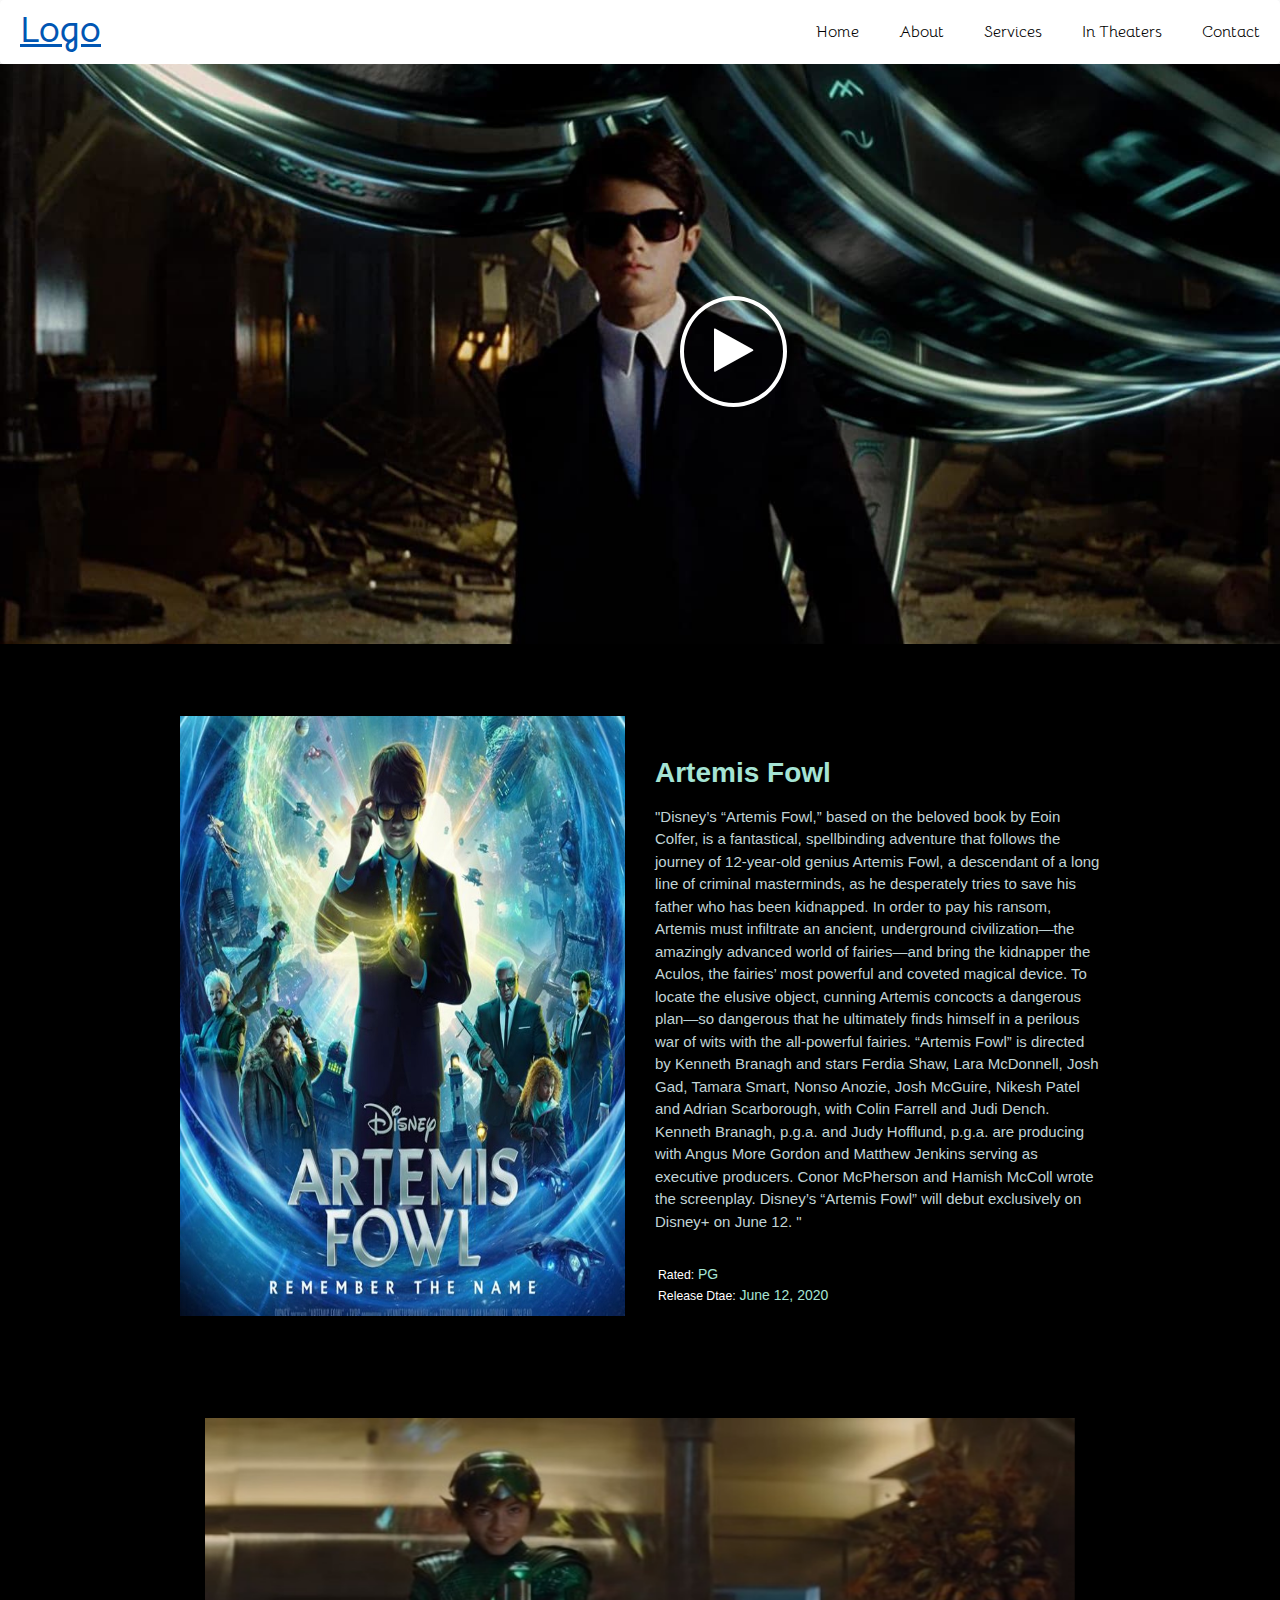
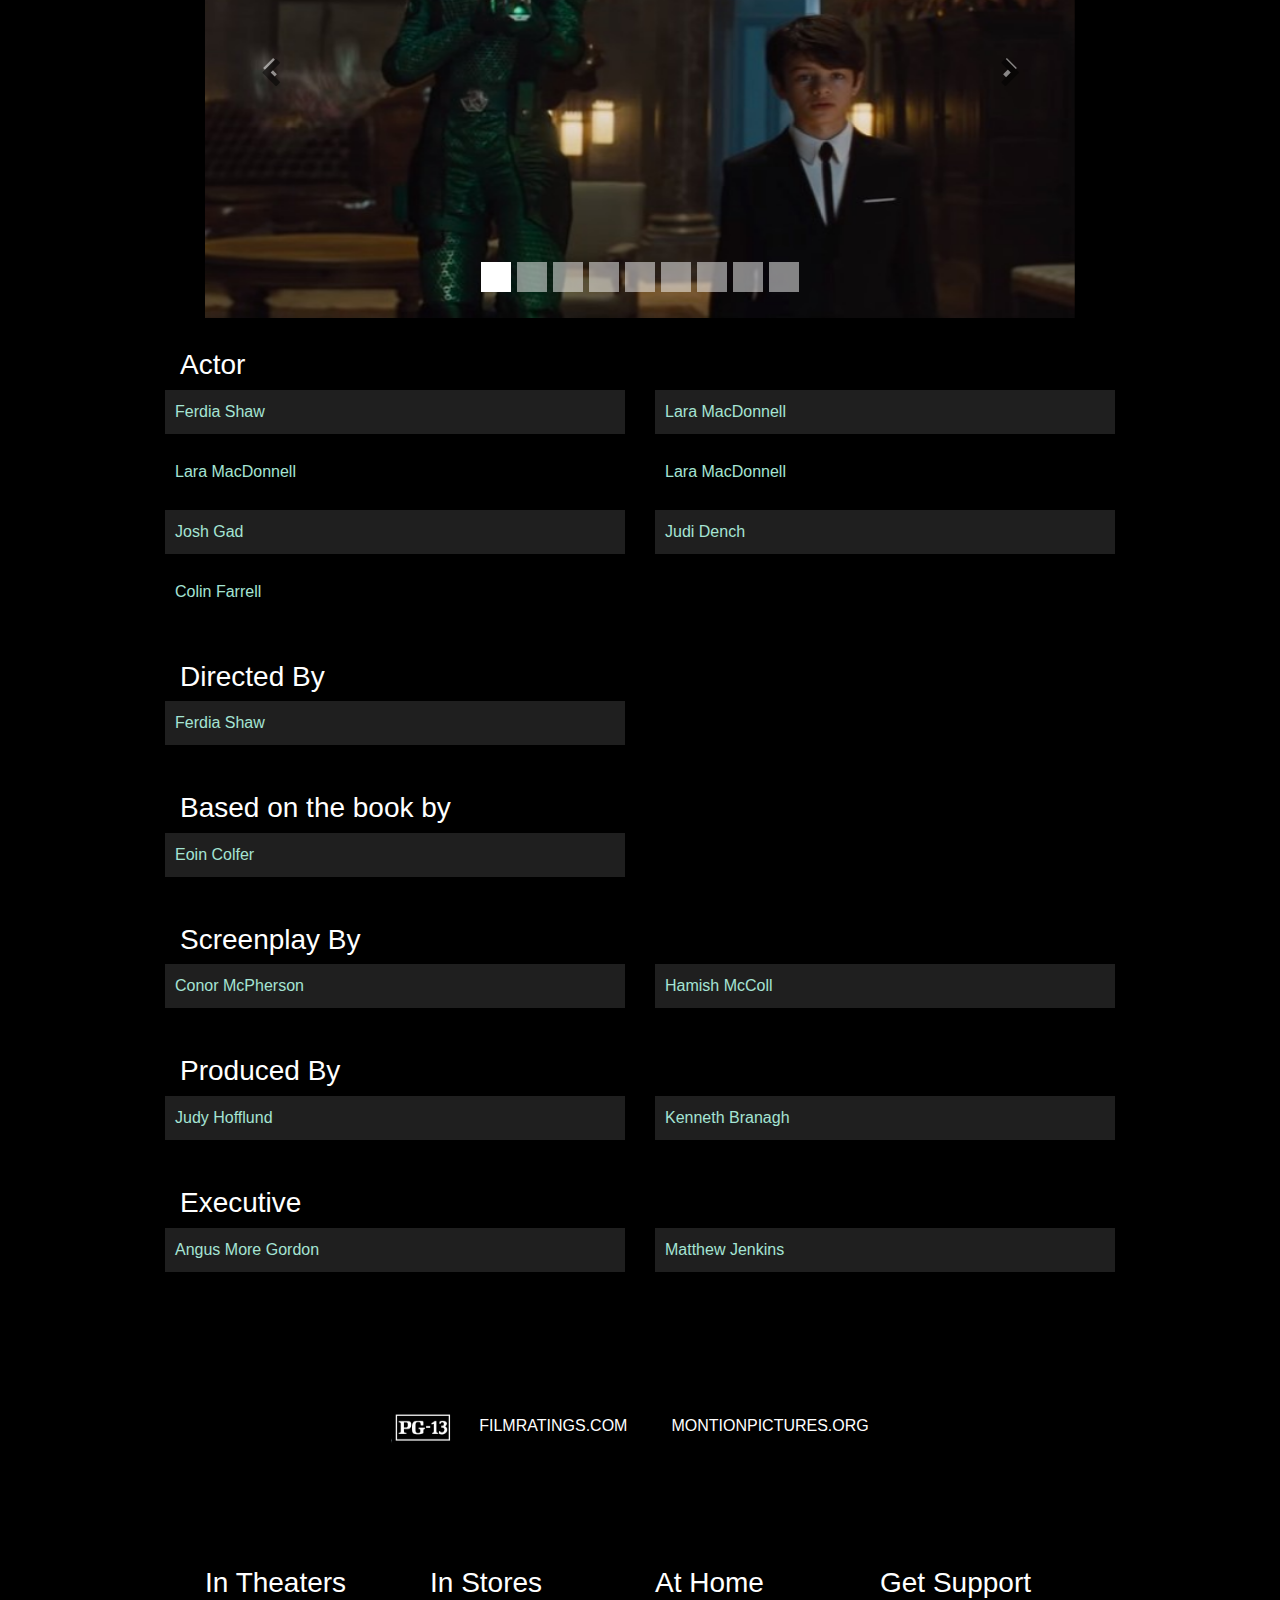
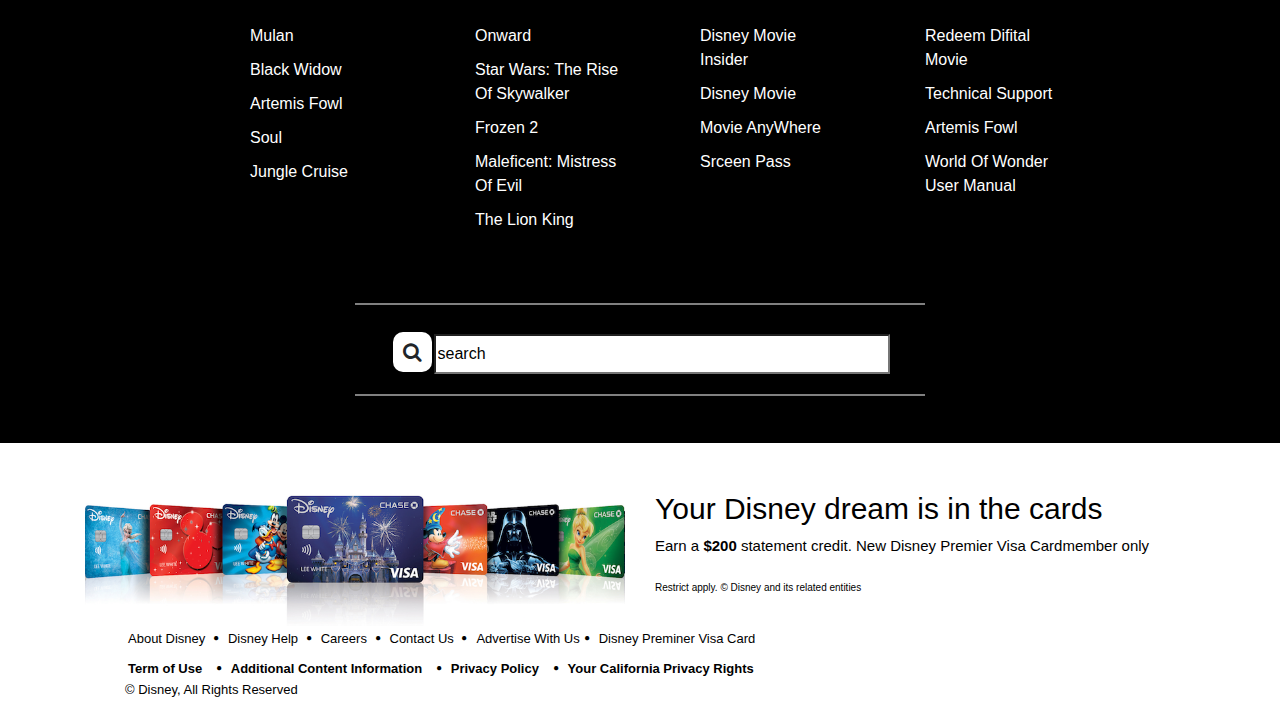
<file: Atemis.html>
<!DOCTYPE html>
<html lang="en">
<head>
    <meta charset="UTF-8">
    <meta name="viewport" content="width=device-width, initial-scale=1.0">
    <meta name="keyword" content="Endgame">
    <meta name="author" content="Joe Wallace">
    <title>Document</title>
   
  
    <!--Go to google than search "font awesome cdn" click on the first link than click down arrow to the html css -->
    <!--To get the icons go to "font awesome icons 4.7"-->
    <link rel="stylesheet" href="https://stackpath.bootstrapcdn.com/font-awesome/4.7.0/css/font-awesome.min.css" rel="stylesheet" >

    <link rel="stylesheet" href="https://stackpath.bootstrapcdn.com/bootstrap/4.4.1/css/bootstrap.min.css">
    <link rel="stylesheet" href="style.css">
</head>
<body>
    <header>
        <a href="#" class="logo">Logo</a>
        <div class="menu-toggle"></div>
         <nav>
             <ul>
                 <li><a href="index.html" class="active">Home</a></li>
                 <li><a href="about.html" >About</a></li>
                 <li><a href="Services.html">Services</a></li>
                 <li><a href="In-Theater.html">In Theaters</a></li>
               
                 <li><a href="Contact.html">Contact</a></li>
             </ul>
         </nav>
         <div class="clearfix"></div>
    </header>

   <div class="artemis-background">
  <section class="fowl">
      <div class="container-fluid px-0">
        <div class="row">
            <div class="col-sm-12 col-md-12">
                <div class="images">
                    <a href="#"><i class="fa fa-play"></i></a>
                </div>
            </div>
        </div>
      </div>
     <br>
     <br>
     <br>
  </section>
  <section class="summary">
      <div class="container">
          <div class="row">
              <div class="col-sm-6 col-md-6">
                  <div class="poc">
                      <img src="/Artemis-images/ArTemis Summary.jpg">
                  </div>
              </div>
              <div class="col-sm-6 col-md-6">
                  <div class="title">
                      <h1>Artemis Fowl</h1>

                      
                  </div>
                  <div class="content">
                      <p class="decs">
                          "Disney’s “Artemis Fowl,” based on the beloved book by Eoin Colfer, is a 
                          fantastical, spellbinding adventure that follows the journey of 12-year-old
                           genius Artemis Fowl, a descendant of a long line of criminal masterminds, 
                           as he desperately tries to save his father who has been kidnapped. In order 
                           to pay his ransom, Artemis must infiltrate an ancient, underground civilization—the 
                           amazingly advanced world of fairies—and bring the kidnapper the Aculos, the fairies’ 
                           most powerful and coveted magical device. To locate the elusive object, cunning Artemis 
                           concocts a dangerous plan—so dangerous that he ultimately finds himself in a perilous war 
                           of wits with the all-powerful fairies. “Artemis Fowl” is directed by Kenneth Branagh 
                           and stars Ferdia Shaw, Lara McDonnell, Josh Gad, Tamara Smart, Nonso Anozie, Josh McGuire,
                            Nikesh Patel and Adrian Scarborough, with Colin Farrell and Judi Dench. Kenneth Branagh, p.g.a. 
                            and Judy Hofflund, p.g.a. are producing with Angus More Gordon and Matthew Jenkins serving as 
                            executive producers. Conor McPherson and Hamish McColl wrote the screenplay. 
                          Disney’s “Artemis Fowl” will debut exclusively on Disney+ on June 12.  "
                      </p>

                      <p class="meta"><span>Rated:</span> PG<br>
                      
                      <span>Release Dtae:</span> June 12, 2020</p>
                    
                    
                     
                  </div>
              </div>
          </div>
      </div>
  </section>
<br>
<br>
<br>
<br>


  <section class="slider">
      <div class="container">
          <div class="row">
              <div class="col-sm-12 col-md-12">
                  <div class="carousels">
                    <div id="carouselExampleCaptions" class="carousel slide" data-ride="carousel">
                        <ol class="carousel-indicators">
                          <li data-target="#carouselExampleCaptions" data-slide-to="0" class="active"></li>
                          <li data-target="#carouselExampleCaptions" data-slide-to="1"></li>
                          <li data-target="#carouselExampleCaptions" data-slide-to="2"></li>
                          <li data-target="#carouselExampleCaptions" data-slide-to="3"></li>
                          <li data-target="#carouselExampleCaptions" data-slide-to="4"></li>
                          <li data-target="#carouselExampleCaptions" data-slide-to="5"></li>
                          <li data-target="#carouselExampleCaptions" data-slide-to="6"></li>
                          <li data-target="#carouselExampleCaptions" data-slide-to="7"></li>   
                          <li data-target="#carouselExampleCaptions" data-slide-to="8"></li>
                          

                        </ol>
                        <div class="carousel-inner">
                          <div class="carousel-item active">
                            <img src="/Artemis-images/scene.jpg" class="d-block w-100" alt="...">
                            <!--<div class="carousel-caption d-none d-md-block">
                              <h5>First slide label</h5>
                              <p>Nulla vitae elit libero, a pharetra augue mollis interdum.</p>
                            </div>-->
                          </div>
                          <div class="carousel-item">
                            <img src="/Artemis-images/scene 2.jpg" class="d-block w-100" alt="...">
                           <!-- <div class="carousel-caption d-none d-md-block">
                              <h5>Second slide label</h5>
                              <p>Lorem ipsum dolor sit amet, consectetur adipiscing elit.</p>
                            </div>-->
                          </div>
                          <div class="carousel-item">
                            <img src="/Artemis-images/scene 3.png" class="d-block w-100" alt="...">
                            <!--<div class="carousel-caption d-none d-md-block">
                              <h5>Third slide label</h5>
                              <p>Praesent commodo cursus magna, vel scelerisque nisl consectetur.</p>
                            </div>-->
                          </div>
                          <div class="carousel-item">
                            <img src="/Artemis-images/scene 4.jpg" class="d-block w-100" alt="...">
                            <!--<div class="carousel-caption d-none d-md-block">
                              <h5>Third slide label</h5>
                              <p>Praesent commodo cursus magna, vel scelerisque nisl consectetur.</p>
                            </div>-->
                          </div>
                          <div class="carousel-item">
                            <img src="/Artemis-images/scene 6.jpg" class="d-block w-100" alt="...">
                            <!--<div class="carousel-caption d-none d-md-block">
                              <h5>Third slide label</h5>
                              <p>Praesent commodo cursus magna, vel scelerisque nisl consectetur.</p>
                            </div>-->
                          </div>
                          <div class="carousel-item">
                            <img src="/Artemis-images/scene 7.jpg" class="d-block w-100" alt="...">
                            <!--<div class="carousel-caption d-none d-md-block">
                              <h5>Third slide label</h5>
                              <p>Praesent commodo cursus magna, vel scelerisque nisl consectetur.</p>
                            </div>-->
                          </div>
                          <div class="carousel-item">
                            <img src="/Artemis-images/scene 8.jpeg" class="d-block w-100" alt="...">
                            <!--<div class="carousel-caption d-none d-md-block">
                              <h5>Third slide label</h5>
                              <p>Praesent commodo cursus magna, vel scelerisque nisl consectetur.</p>
                            </div>-->
                          </div>
                          <div class="carousel-item">
                            <img src="/Artemis-images/artemis-fowl-2.jpg" class="d-block w-100" alt="...">
                            <!--<div class="carousel-caption d-none d-md-block">
                              <h5>Third slide label</h5>
                              <p>Praesent commodo cursus magna, vel scelerisque nisl consectetur.</p>
                            </div>-->
                          </div>
                          <div class="carousel-item">
                            <img src="/Artemis-images/ArTemis Summary.jpg" class="d-block w-100" alt="...">
                            <!--<div class="carousel-caption d-none d-md-block">
                              <h5>Third slide label</h5>
                              <p>Praesent commodo cursus magna, vel scelerisque nisl consectetur.</p>
                            </div>-->
                          </div>
                        </div>
                        <a class="carousel-control-prev" href="#carouselExampleCaptions" role="button" data-slide="prev">
                          <span class="carousel-control-prev-icon" aria-hidden="true"><i class="fa fa-chevron-left" aria-hidden="true"></i> </span>
                          <span class="sr-only">Previous</span>
                        </a>
                        <a class="carousel-control-next" href="#carouselExampleCaptions" role="button" data-slide="next">
                          <span class="carousel-control-next-icon" aria-hidden="true"><i class="fa fa-chevron-right" aria-hidden="true"></i> </span>
                          <span class="sr-only">Next</span>
                        </a>
                      </div>
                  </div>
              </div>
          </div>
      </div>
  </section>
  <section class="cast">
      <div class="container">
        <div class="title">
            <h3>Actor</h3>
        </div>
          <div class="row">
           
              <div class="col-sm-6 col-md-6">
               
                  <div class="card-list">
                     <p class="memeber">
                         <sapn>Ferdia Shaw</sapn>
                     </p>
                  </div>
              </div>
              <div class="col-sm-6 col-md-6">
               
                  <div class="card-list">
                     <p class="memeber">
                         <sapn>Lara MacDonnell</sapn>
                     </p>
                  </div>
              </div>
              <div class="col-sm-6 col-md-6">
               
                <div class="card-listo">
                   <p class="memeber">
                       <sapn>Lara MacDonnell</sapn>
                   </p>
                </div>
            </div>
            <div class="col-sm-6 col-md-6">
               
                <div class="card-listo">
                   <p class="memeber">
                       <sapn>Lara MacDonnell</sapn>
                   </p>
                </div>
            </div>
            <div class="col-sm-6 col-md-6">
               
                <div class="card-list">
                   <p class="memeber">
                       <sapn>Josh Gad</sapn>
                   </p>
                </div>
            </div>
            <div class="col-sm-6 col-md-6">
               
                <div class="card-list">
                   <p class="memeber">
                       <sapn>Judi Dench</sapn>
                   </p>
                </div>
            </div>
            <div class="col-sm-6 col-md-6">
               
                <div class="card-listo">
                   <p class="memeber">
                       <sapn>Colin Farrell</sapn>
                   </p>
                </div>
            </div>
          </div>
      
           
          

          
      </div>
  </section>

  
  <section class="cast">
    <div class="container">
      <div class="title">
          <h3>Directed By</h3>
      </div>
        <div class="row">
         
            <div class="col-sm-6 col-md-6">
             
                <div class="card-list">
                   <p class="memeber">
                       <sapn>Ferdia Shaw</sapn>
                   </p>
                </div>
            </div>
            
        </div>
    
         
        

        
    </div>
</section>
<section class="cast">
    <div class="container">
      <div class="title">
          <h3>Based on the book by</h3>
      </div>
        <div class="row">
         
            <div class="col-sm-6 col-md-6">
             
                <div class="card-list">
                   <p class="memeber">
                       <sapn>Eoin Colfer</sapn>
                   </p>
                </div>
            </div>
            
        </div>
    
         
        

        
    </div>
</section>
<section class="cast">
    <div class="container">
      <div class="title">
          <h3>Screenplay By</h3>
      </div>
        <div class="row">
         
            <div class="col-sm-6 col-md-6">
             
                <div class="card-list">
                   <p class="memeber">
                       <sapn>Conor McPherson</sapn>
                   </p>
                </div>
            </div>
            <div class="col-sm-6 col-md-6">
             
                <div class="card-list">
                   <p class="memeber">
                       <sapn>Hamish McColl</sapn>
                   </p>
                </div>
            </div>
            
        </div>
    
         
        

        
    </div>
</section>
<section class="cast">
    <div class="container">
      <div class="title">
          <h3>Produced By</h3>
      </div>
        <div class="row">
         
            <div class="col-sm-6 col-md-6">
             
                <div class="card-list">
                   <p class="memeber">
                       <sapn>Judy Hofflund</sapn>
                   </p>
                </div>
            </div>
            <div class="col-sm-6 col-md-6">
             
                <div class="card-list">
                   <p class="memeber">
                       <sapn>Kenneth Branagh</sapn>
                   </p>
                </div>
            </div>
            
        </div>
    
         
        

        
    </div>
</section>
<section class="cast">
    <div class="container">
      <div class="title">
          <h3>Executive</h3>
      </div>
        <div class="row">
         
            <div class="col-sm-6 col-md-6">
             
                <div class="card-list">
                   <p class="memeber">
                       <sapn>Angus More Gordon</sapn>
                   </p>
                </div>
            </div>
            <div class="col-sm-6 col-md-6">
             
                <div class="card-list">
                   <p class="memeber">
                       <sapn>Matthew Jenkins</sapn>
                   </p>
                </div>
            </div>
            
        </div>
    
         
        

        
    </div>
</section>

<section class="pg">
    <div class="container">
       <div class="row">
           <div class="col-sm-12 col-md-12">
               <div class="rats">
            <img src="/Artemis-images/pg-13.jpg">
            
                  <a href="#"><p>FilmRatings.com</p> </a>
                  <a href="#" ><p>Montionpictures.org</p> </a>
               </div>
              
           </div> 
          
       </div>
    </div>
</section>
<section class="footers-Theater">
<div class="container">
    <div class="row">
        <div class="col-sm-3 col-md-3">
            <div class="title">
              <h3>In Theaters</h3>
            </div>
            <div class="moves2020">
                <ul>
                    <li><a href="#">Mulan</a></li>
                    <li><a href="#">Black Widow</a></li>
                    <li><a href="#">Artemis Fowl</a></li>
                    <li><a href="#">Soul</a></li>
                    <li><a href="#">Jungle Cruise</a></li>
                </ul>
            </div>
        </div>
        <div class="col-sm-3 col-md-3">
            <div class="title">
              <h3>In Stores</h3>
            </div>
            <div class="moves2020">
                <ul>
                    <li><a href="#">Onward</a></li>
                    <li><a href="#">Star Wars: The Rise of Skywalker</a></li>
                    <li><a href="#">Frozen 2</a></li>
                    <li><a href="#">Maleficent: Mistress of Evil</a></li>
                    <li><a href="#">The Lion King</a></li>
                </ul>
            </div>
        </div>
        <div class="col-sm-3 col-md-3">
            <div class="title">
              <h3>At Home</h3>
            </div>
            <div class="moves2020">
                <ul>
                    <li><a href="#">Disney Movie Insider</a></li>
                    <li><a href="#">Disney Movie</a></li>
                    <li><a href="#">Movie AnyWhere</a></li>
                    <li><a href="#">Srceen Pass</a></li>
                   
                </ul>
            </div>
        </div>
        <div class="col-sm-3 col-md-3">
            <div class="title">
              <h3>Get Support</h3>
            </div>
            <div class="moves2020">
                <ul>
                    <li><a href="#">Redeem Difital Movie</a></li>
                    <li><a href="#">Technical Support</a></li>
                    <li><a href="#">Artemis Fowl</a></li>
                    <li><a href="#">World of Wonder User Manual</a></li>
                 
                </ul>
            </div>
        </div>
    </div>
</div>
</section>
<section class="seach">
    <div class="container">
        <div class="row">
            <div class="col-sm-12 col-md-12">
                <div class="reseacrh text-center">
                    <i class="fa fa-search" aria-hidden="true"></i>
                    <input  type="search" placeholder="search">
                </div>
            </div>
        </div>
    </div>

    
</section>



   
</div>
<br>
<br>
    <footer class="top-footer">
        <div class="container">
            <div class="row">
                <div class="col-sm-6 col-md-6">
                    <div class="image">
                        <img src="/images/card-menu.png">
                    </div>
                </div>
                <div class="col-sm-6 col-md-6">
                    <div class="content">
                        <a href="">
                            <h3> Your Disney dream is in the cards</h3>
                            <p>Earn a <strong>$200</strong> statement credit. New Disney Premier Visa Cardmember only </p>
    
                            <small>Restrict apply. &copy; Disney and its related entities</small>
                        </a>
                        
                    </div>
                </div>
            </div>
        </div>
    </footer>


    <footer class="bottom-footer">
        <div class="container">
            <div class="row">
                <div class="col-sm-12 col-md-12">
                    <div class="menu-list">
                        <ul>
                            <li><a href="">About Disney <i class="fa fa-circle"></i></a></li>
                            <li><a href=""> Disney Help <i class="fa fa-circle"></i></a></li>
                            <li><a href=""> Careers <i class="fa fa-circle"></i></a></li>
                            <li><a href="">Contact Us <i class="fa fa-circle"></i></a></li>
                            <li><a href="">Advertise With Us<i class="fa fa-circle"></i></a></li>
                            <li><a href=""> Disney Preminer Visa Card</a></li>
                        </ul>
                    </div>
                </div>
            </div>
            <div class="time">
                <div class="row">
                    <div class="col-sm-12 col-md-12">
                        <div class="menu-list">
                            <ul>
                                <li><strong> <a href="">Term of Use </strong> <i class="fa fa-circle"></i></a></li>
                                <li><strong> <a href="">Additional Content Information </strong> <i class="fa fa-circle"></i></a></li>
                                <li><strong> <a href=""> Privacy Policy </strong> <i class="fa fa-circle"></i></a></li>
                                <li><strong> <a href="">Your California Privacy Rights </strong> </i></a></li>
                                <br>
                                <div class="content">
                                     <p>  &copy; Disney, All Rights Reserved </p>
                                </div>
                             
                              
                               
                            </ul>
                            
                        </div>
                    </div>
                </div>
            </div>
           
        </div>
    </footer>
       


    <script src="https://code.jquery.com/jquery-3.4.1.js"></script>

   
<!--Go to the bootsteap website and copy the js in bootstrap-->
<script src="https://code.jquery.com/jquery-3.5.1.slim.min.js" integrity="sha384-DfXdz2htPH0lsSSs5nCTpuj/zy4C+OGpamoFVy38MVBnE+IbbVYUew+OrCXaRkfj" crossorigin="anonymous"></script>
<script src="https://cdn.jsdelivr.net/npm/popper.js@1.16.0/dist/umd/popper.min.js" integrity="sha384-Q6E9RHvbIyZFJoft+2mJbHaEWldlvI9IOYy5n3zV9zzTtmI3UksdQRVvoxMfooAo" crossorigin="anonymous"></script>
<script src="https://stackpath.bootstrapcdn.com/bootstrap/4.5.0/js/bootstrap.min.js" integrity="sha384-OgVRvuATP1z7JjHLkuOU7Xw704+h835Lr+6QL9UvYjZE3Ipu6Tp75j7Bh/kR0JKI" crossorigin="anonymous"></script>


   
    <script src="main.js"></script>
</body>
</html>
</file>
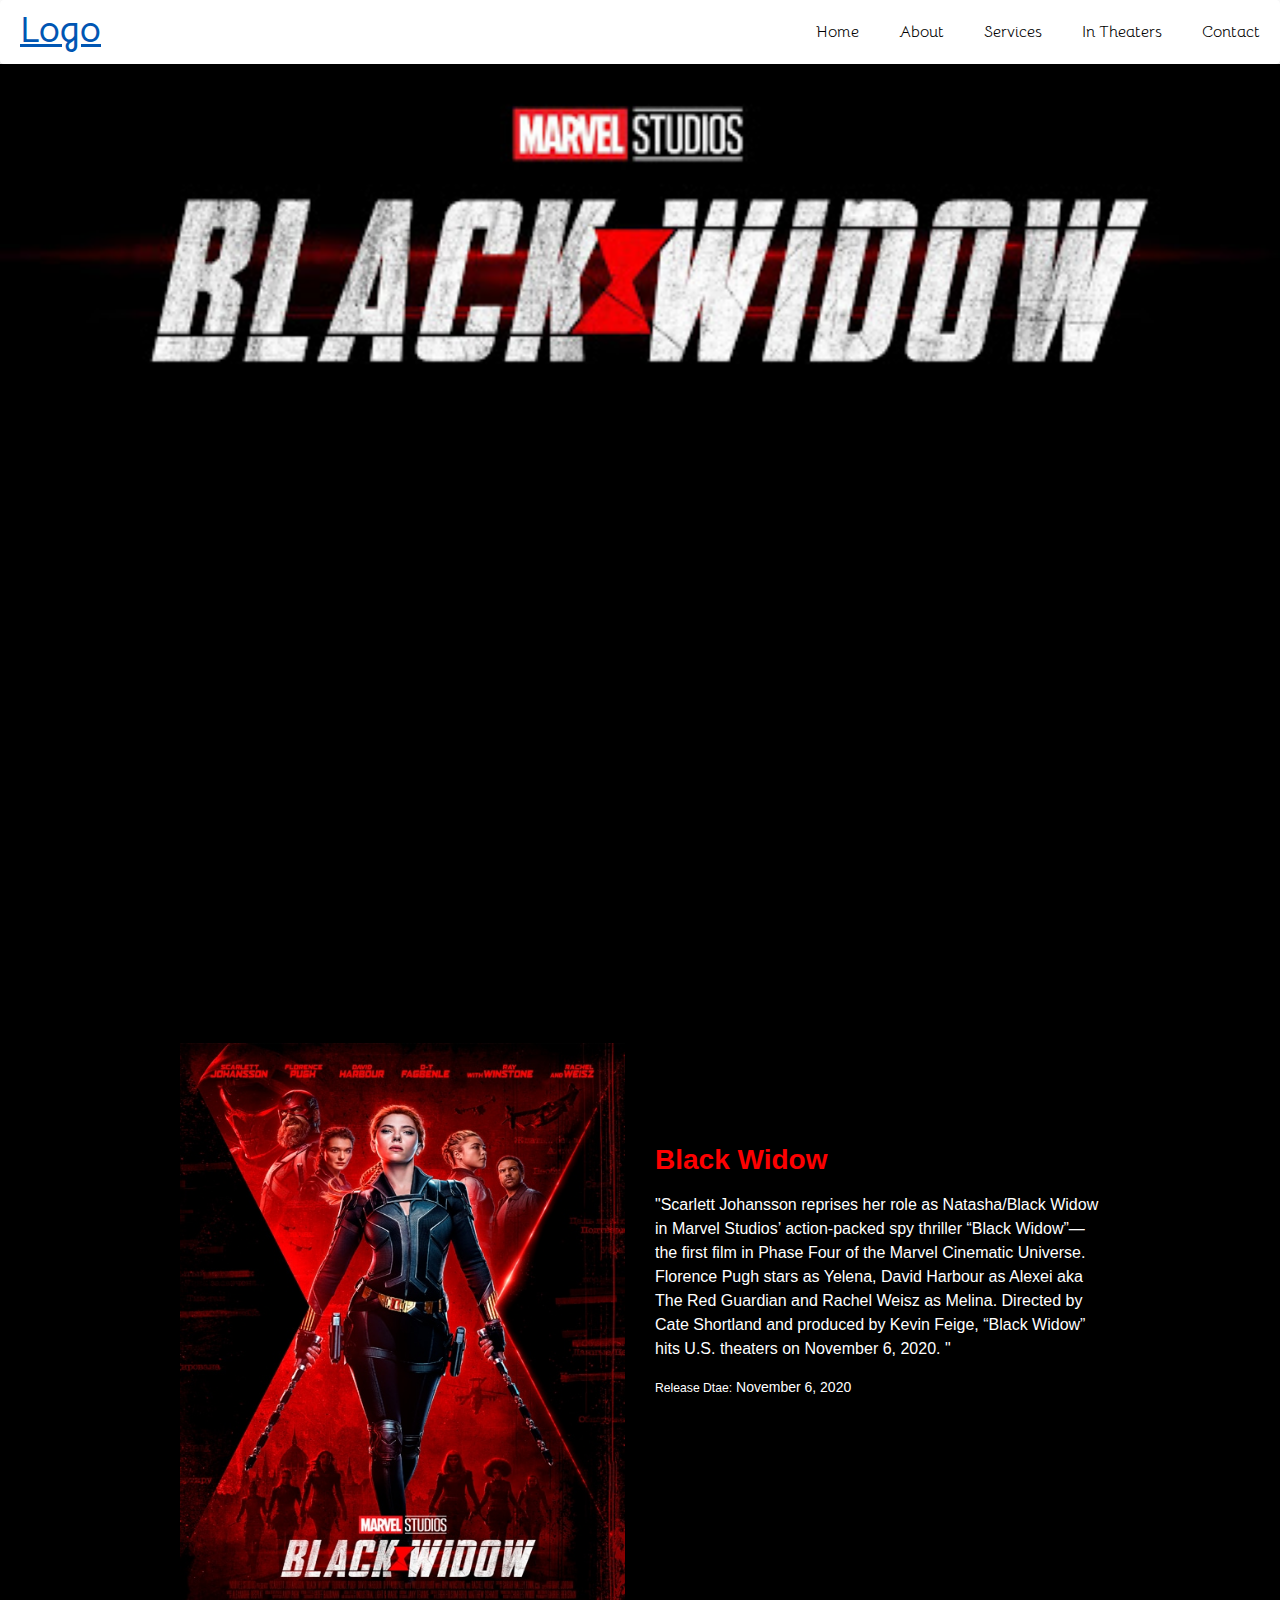
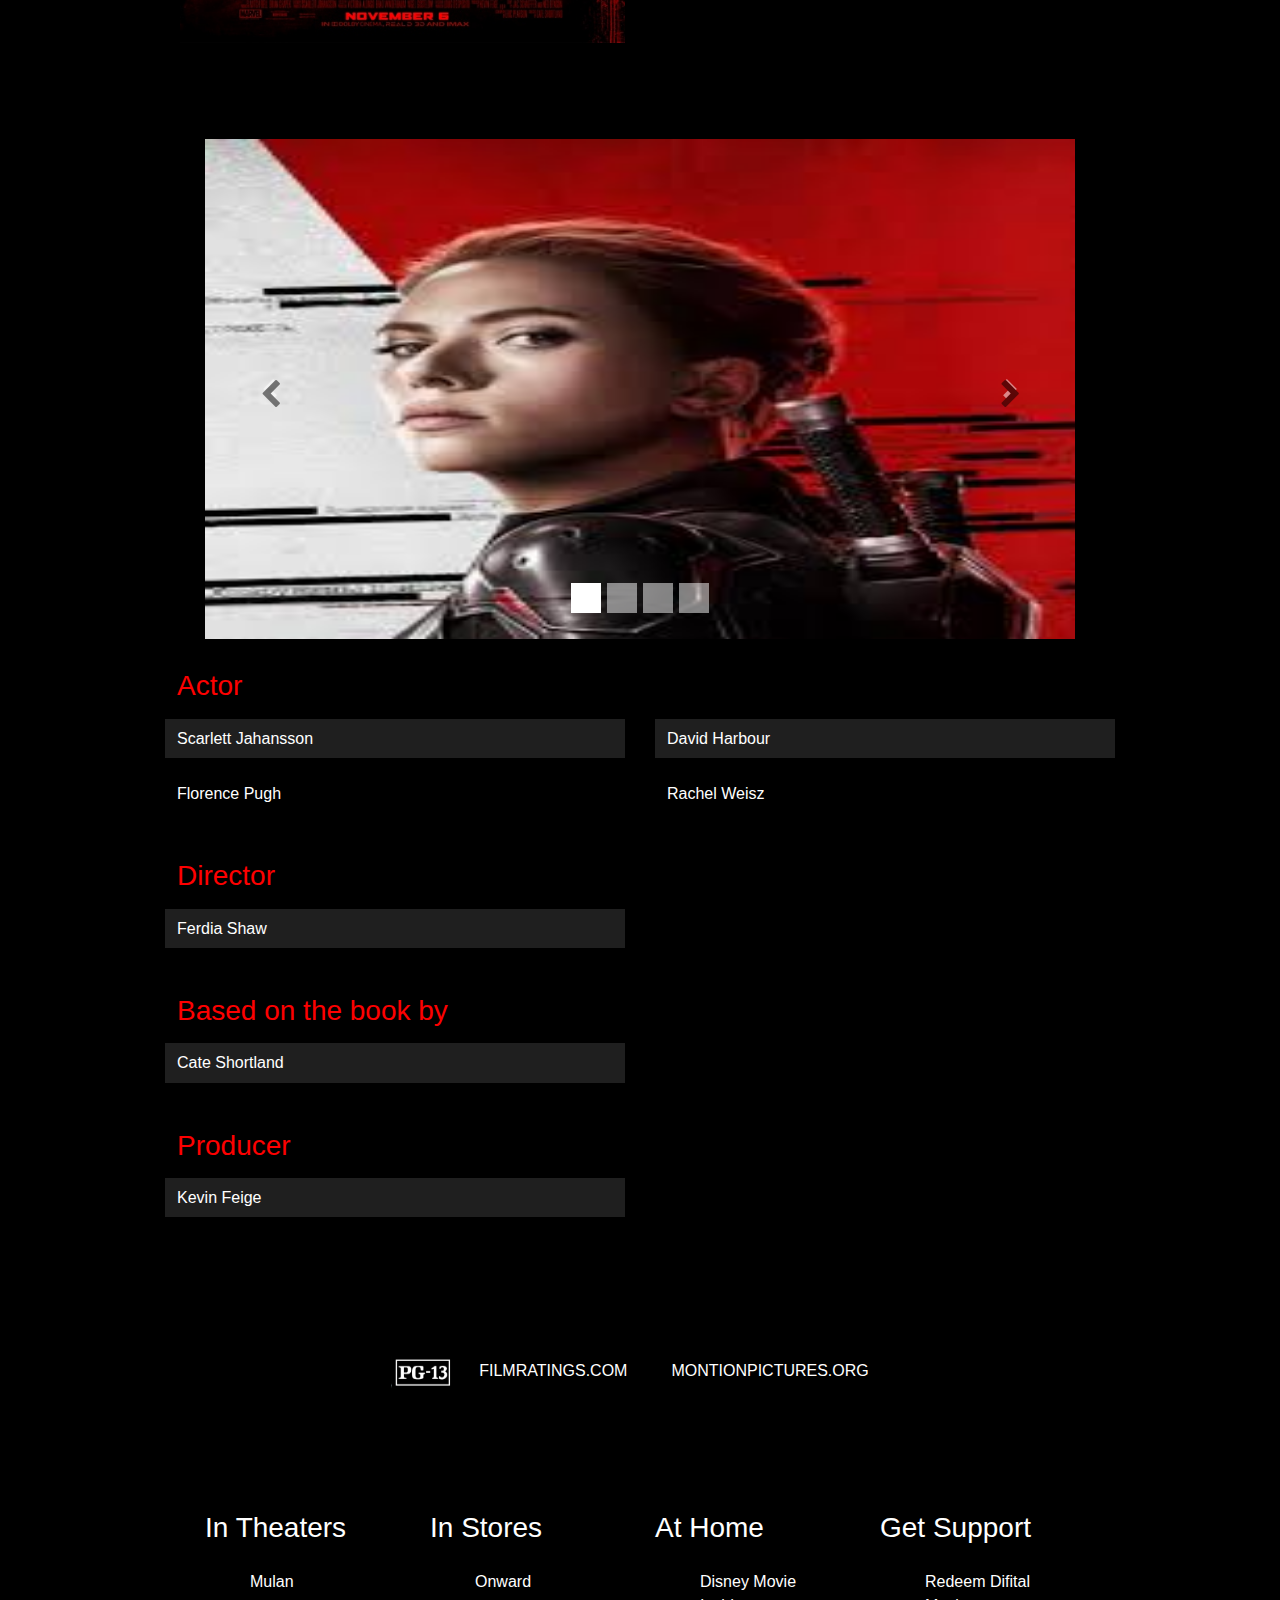
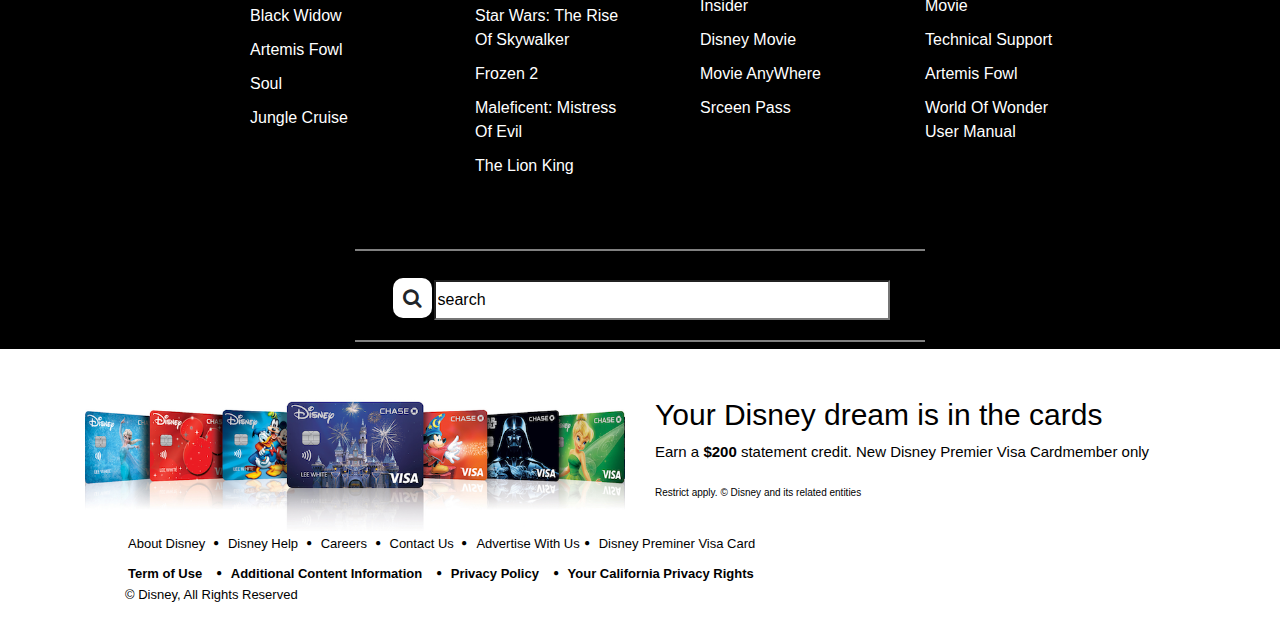
<file: Black x window.html>
<!DOCTYPE html>
<html lang="en">
<head>
    <meta charset="UTF-8">
    <meta name="viewport" content="width=device-width, initial-scale=1.0">
    <meta name="keyword" content="Endgame">
    <meta name="author" content="Joe Wallace">
    <title>Document</title>
   
  
    <!--Go to google than search "font awesome cdn" click on the first link than click down arrow to the html css -->
    <!--To get the icons go to "font awesome icons 4.7"-->
    <link rel="stylesheet" href="https://stackpath.bootstrapcdn.com/font-awesome/4.7.0/css/font-awesome.min.css" rel="stylesheet" >

    <link rel="stylesheet" href="https://stackpath.bootstrapcdn.com/bootstrap/4.4.1/css/bootstrap.min.css">
    <link rel="stylesheet" href="style.css">
</head>
<body>
    <header>
        <a href="#" class="logo">Logo</a>
        <div class="menu-toggle"></div>
         <nav>
             <ul>
                 <li><a href="index.html" class="active">Home</a></li>
                 <li><a href="about.html" >About</a></li>
                 <li><a href="Services.html">Services</a></li>
                 <li><a href="In-Theater.html">In Theaters</a></li>
               
                 <li><a href="Contact.html">Contact</a></li>
             </ul>
         </nav>
         <div class="clearfix"></div>
    </header>

   <div class="black-background">
  <section class="widow">
      <div class="container-fluid px-0">
        <div class="row">
            <div class="col-sm-12 col-md-12">
                <div class="images">
                   
                </div>
            </div>
        </div>
      </div>
     
  </section>


  <section class="widowtr">
      <div class="container">
          <div class="row">
              <div class="col-sm-12 col-md-12">
                  <div class="preveiw text-center">
                    <iframe width="900" height="500" src="https://www.youtube.com/embed/ybji16u608U" frameborder="0" allow="accelerometer; autoplay; encrypted-media; gyroscope; picture-in-picture" allowfullscreen></iframe>
                  </div>
              </div>
          </div>
      </div>
  </section>
  <br>
     <br>
     <br>
  <section class="summary">
      <div class="container">
          <div class="row">
              <div class="col-sm-6 col-md-6">
                  <div class="poc">
                      <img src="/black-widow-image/Black widow summary.jpeg">
                  </div>
              </div>
              <div class="col-sm-6 col-md-6">
                  <div class="bt">
                      <h1>Black Widow</h1>

                      
                  </div>
                  <div class="content">
                      <p class="decsy">
                          "Scarlett Johansson reprises her role as Natasha/Black Widow 
                          in Marvel Studios’ action-packed spy thriller “Black Widow”—the first film in Phase Four of the Marvel Cinematic Universe. Florence Pugh stars as Yelena, David Harbour as Alexei aka The Red Guardian and Rachel Weisz as Melina. Directed by Cate Shortland and produced 
                          by Kevin Feige, “Black Widow” hits U.S. theaters on November 6, 2020.   "
                      </p>

                      <p class="see">
                      
                      <span>Release Dtae:</span> November 6, 2020</p>
                    
                    
                     
                  </div>
              </div>
          </div>
      </div>
  </section>
<br>
<br>
<br>
<br>


  <section class="slider">
      <div class="container">
          <div class="row">
              <div class="col-sm-12 col-md-12">
                  <div class="carousels">
                    <div id="carouselExampleCaptions" class="carousel slide" data-ride="carousel">
                        <ol class="carousel-indicators">
                          <li data-target="#carouselExampleCaptions" data-slide-to="0" class="active"></li>
                          <li data-target="#carouselExampleCaptions" data-slide-to="1"></li>
                          <li data-target="#carouselExampleCaptions" data-slide-to="2"></li>
                          <li data-target="#carouselExampleCaptions" data-slide-to="3"></li>
                      
                          

                        </ol>
                        <div class="carousel-inner">
                          <div class="carousel-item active">
                            <img src="/black-widow-image/slider 1.jpg" class="d-block w-100" alt="...">
                            <!--<div class="carousel-caption d-none d-md-block">
                              <h5>First slide label</h5>
                              <p>Nulla vitae elit libero, a pharetra augue mollis interdum.</p>
                            </div>-->
                          </div>
                         
                        
                       
                          <div class="carousel-item">
                            <img src="/black-widow-image/slider 2.jpg" class="d-block w-100" alt="...">
                            <!--<div class="carousel-caption d-none d-md-block">
                              <h5>Third slide label</h5>
                              <p>Praesent commodo cursus magna, vel scelerisque nisl consectetur.</p>
                            </div>-->
                          </div>
                          <div class="carousel-item">
                            <img src="/black-widow-image/slider 3.jpg" class="d-block w-100" alt="...">
                            <!--<div class="carousel-caption d-none d-md-block">
                              <h5>Third slide label</h5>
                              <p>Praesent commodo cursus magna, vel scelerisque nisl consectetur.</p>
                            </div>-->
                          </div>
                          <div class="carousel-item">
                            <img src="/black-widow-image/slider 4.jpg" class="d-block w-100"  alt="...">
                            <!--<div class="carousel-caption d-none d-md-block">
                              <h5>Third slide label</h5>
                              <p>Praesent commodo cursus magna, vel scelerisque nisl consectetur.</p>
                            </div>-->
                          </div>
                         
                        </div>
                        <a class="carousel-control-prev" href="#carouselExampleCaptions" role="button" data-slide="prev">
                          <span class="carousel-control-prev-icon" aria-hidden="true"><i class="fa fa-chevron-left" aria-hidden="true"></i> </span>
                          <span class="sr-only">Previous</span>
                        </a>
                        <a class="carousel-control-next" href="#carouselExampleCaptions" role="button" data-slide="next">
                          <span class="carousel-control-next-icon" aria-hidden="true"><i class="fa fa-chevron-right" aria-hidden="true"></i> </span>
                          <span class="sr-only">Next</span>
                        </a>
                      </div>
                  </div>
              </div>
          </div>
      </div>
  </section>
  <section class="cast">
      <div class="container">
        <div class="titb">
            <h3>Actor</h3>
        </div>
          <div class="row">
           
              <div class="col-sm-6 col-md-6">
               
                  <div class="card-list">
                     <p class="memeberp">
                         <sapn>Scarlett Jahansson</sapn>
                     </p>
                  </div>
              </div>
              <div class="col-sm-6 col-md-6">
               
                  <div class="card-list">
                     <p class="memeberp">
                         <sapn>David Harbour</sapn>
                     </p>
                  </div>
              </div>
              <div class="col-sm-6 col-md-6">
               
                <div class="card-listo">
                   <p class="memeberp">
                       <sapn>Florence Pugh</sapn>
                   </p>
                </div>
            </div>
            <div class="col-sm-6 col-md-6">
               
                <div class="card-listo">
                   <p class="memeberp">
                       <sapn>Rachel Weisz</sapn>
                   </p>
                </div>
            </div>
            
           
           
          </div>
      
           
          

          
      </div>
  </section>

  
  <section class="cast">
    <div class="container">
      <div class="titb">
          <h3>Director</h3>
      </div>
        <div class="row">
         
            <div class="col-sm-6 col-md-6">
             
                <div class="card-list">
                   <p class="memeberp">
                       <sapn>Ferdia Shaw</sapn>
                   </p>
                </div>
            </div>
            
        </div>
    
         
        

        
    </div>
</section>
<section class="cast">
    <div class="container">
      <div class="titb">
          <h3>Based on the book by</h3>
      </div>
        <div class="row">
         
            <div class="col-sm-6 col-md-6">
             
                <div class="card-list">
                   <p class="memeberp">
                       <sapn>Cate Shortland</sapn>
                   </p>
                </div>
            </div>
            
        </div>
    
         
        

        
    </div>
</section>

<section class="cast">
    <div class="container">
      <div class="titb">
          <h3>Producer</h3>
      </div>
        <div class="row">
         
            <div class="col-sm-6 col-md-6">
             
                <div class="card-list">
                   <p class="memeberp">
                       <sapn>Kevin Feige</sapn>
                   </p>
                </div>
            </div>
           
            
        </div>
    
         
        

        
    </div>
</section>


<section class="pg">
    <div class="container">
       <div class="row">
           <div class="col-sm-12 col-md-12">
               <div class="rats">
            <img src="/Artemis-images/pg-13.jpg">
            
                  <a href="#"><p>FilmRatings.com</p> </a>
                  <a href="#" ><p>Montionpictures.org</p> </a>
               </div>
              
           </div> 
          
       </div>
    </div>
</section>
<section class="footers-Theater">
<div class="container">
    <div class="row">
        <div class="col-sm-3 col-md-3">
            <div class="title">
              <h3>In Theaters</h3>
            </div>
            <div class="moves2020">
                <ul>
                    <li><a href="#">Mulan</a></li>
                    <li><a href="#">Black Widow</a></li>
                    <li><a href="#">Artemis Fowl</a></li>
                    <li><a href="#">Soul</a></li>
                    <li><a href="#">Jungle Cruise</a></li>
                </ul>
            </div>
        </div>
        <div class="col-sm-3 col-md-3">
            <div class="title">
              <h3>In Stores</h3>
            </div>
            <div class="moves2020">
                <ul>
                    <li><a href="#">Onward</a></li>
                    <li><a href="#">Star Wars: The Rise of Skywalker</a></li>
                    <li><a href="#">Frozen 2</a></li>
                    <li><a href="#">Maleficent: Mistress of Evil</a></li>
                    <li><a href="#">The Lion King</a></li>
                </ul>
            </div>
        </div>
        <div class="col-sm-3 col-md-3">
            <div class="title">
              <h3>At Home</h3>
            </div>
            <div class="moves2020">
                <ul>
                    <li><a href="#">Disney Movie Insider</a></li>
                    <li><a href="#">Disney Movie</a></li>
                    <li><a href="#">Movie AnyWhere</a></li>
                    <li><a href="#">Srceen Pass</a></li>
                   
                </ul>
            </div>
        </div>
        <div class="col-sm-3 col-md-3">
            <div class="title">
              <h3>Get Support</h3>
            </div>
            <div class="moves2020">
                <ul>
                    <li><a href="#">Redeem Difital Movie</a></li>
                    <li><a href="#">Technical Support</a></li>
                    <li><a href="#">Artemis Fowl</a></li>
                    <li><a href="#">World of Wonder User Manual</a></li>
                 
                </ul>
            </div>
        </div>
    </div>
</div>
</section>
<section class="seach">
    <div class="container">
        <div class="row">
            <div class="col-sm-12 col-md-12">
                <div class="reseacrh text-center">
                    <i class="fa fa-search" aria-hidden="true"></i>
                    <input  type="search" placeholder="search">
                </div>
            </div>
        </div>
    </div>

    
</section>



   
</div>
<br>
<br>
    <footer class="top-footer">
        <div class="container">
            <div class="row">
                <div class="col-sm-6 col-md-6">
                    <div class="image">
                        <img src="/images/card-menu.png">
                    </div>
                </div>
                <div class="col-sm-6 col-md-6">
                    <div class="content">
                        <a href="">
                            <h3> Your Disney dream is in the cards</h3>
                            <p>Earn a <strong>$200</strong> statement credit. New Disney Premier Visa Cardmember only </p>
    
                            <small>Restrict apply. &copy; Disney and its related entities</small>
                        </a>
                        
                    </div>
                </div>
            </div>
        </div>
    </footer>


    <footer class="bottom-footer">
        <div class="container">
            <div class="row">
                <div class="col-sm-12 col-md-12">
                    <div class="menu-list">
                        <ul>
                            <li><a href="">About Disney <i class="fa fa-circle"></i></a></li>
                            <li><a href=""> Disney Help <i class="fa fa-circle"></i></a></li>
                            <li><a href=""> Careers <i class="fa fa-circle"></i></a></li>
                            <li><a href="">Contact Us <i class="fa fa-circle"></i></a></li>
                            <li><a href="">Advertise With Us<i class="fa fa-circle"></i></a></li>
                            <li><a href=""> Disney Preminer Visa Card</a></li>
                        </ul>
                    </div>
                </div>
            </div>
            <div class="time">
                <div class="row">
                    <div class="col-sm-12 col-md-12">
                        <div class="menu-list">
                            <ul>
                                <li><strong> <a href="">Term of Use </strong> <i class="fa fa-circle"></i></a></li>
                                <li><strong> <a href="">Additional Content Information </strong> <i class="fa fa-circle"></i></a></li>
                                <li><strong> <a href=""> Privacy Policy </strong> <i class="fa fa-circle"></i></a></li>
                                <li><strong> <a href="">Your California Privacy Rights </strong> </i></a></li>
                                <br>
                                <div class="content">
                                     <p>  &copy; Disney, All Rights Reserved </p>
                                </div>
                             
                              
                               
                            </ul>
                            
                        </div>
                    </div>
                </div>
            </div>
           
        </div>
    </footer>
       


    <script src="https://code.jquery.com/jquery-3.4.1.js"></script>

   
<!--Go to the bootsteap website and copy the js in bootstrap-->
<script src="https://code.jquery.com/jquery-3.5.1.slim.min.js" integrity="sha384-DfXdz2htPH0lsSSs5nCTpuj/zy4C+OGpamoFVy38MVBnE+IbbVYUew+OrCXaRkfj" crossorigin="anonymous"></script>
<script src="https://cdn.jsdelivr.net/npm/popper.js@1.16.0/dist/umd/popper.min.js" integrity="sha384-Q6E9RHvbIyZFJoft+2mJbHaEWldlvI9IOYy5n3zV9zzTtmI3UksdQRVvoxMfooAo" crossorigin="anonymous"></script>
<script src="https://stackpath.bootstrapcdn.com/bootstrap/4.5.0/js/bootstrap.min.js" integrity="sha384-OgVRvuATP1z7JjHLkuOU7Xw704+h835Lr+6QL9UvYjZE3Ipu6Tp75j7Bh/kR0JKI" crossorigin="anonymous"></script>


   
    <script src="main.js"></script>
</body>
</html>
</file>
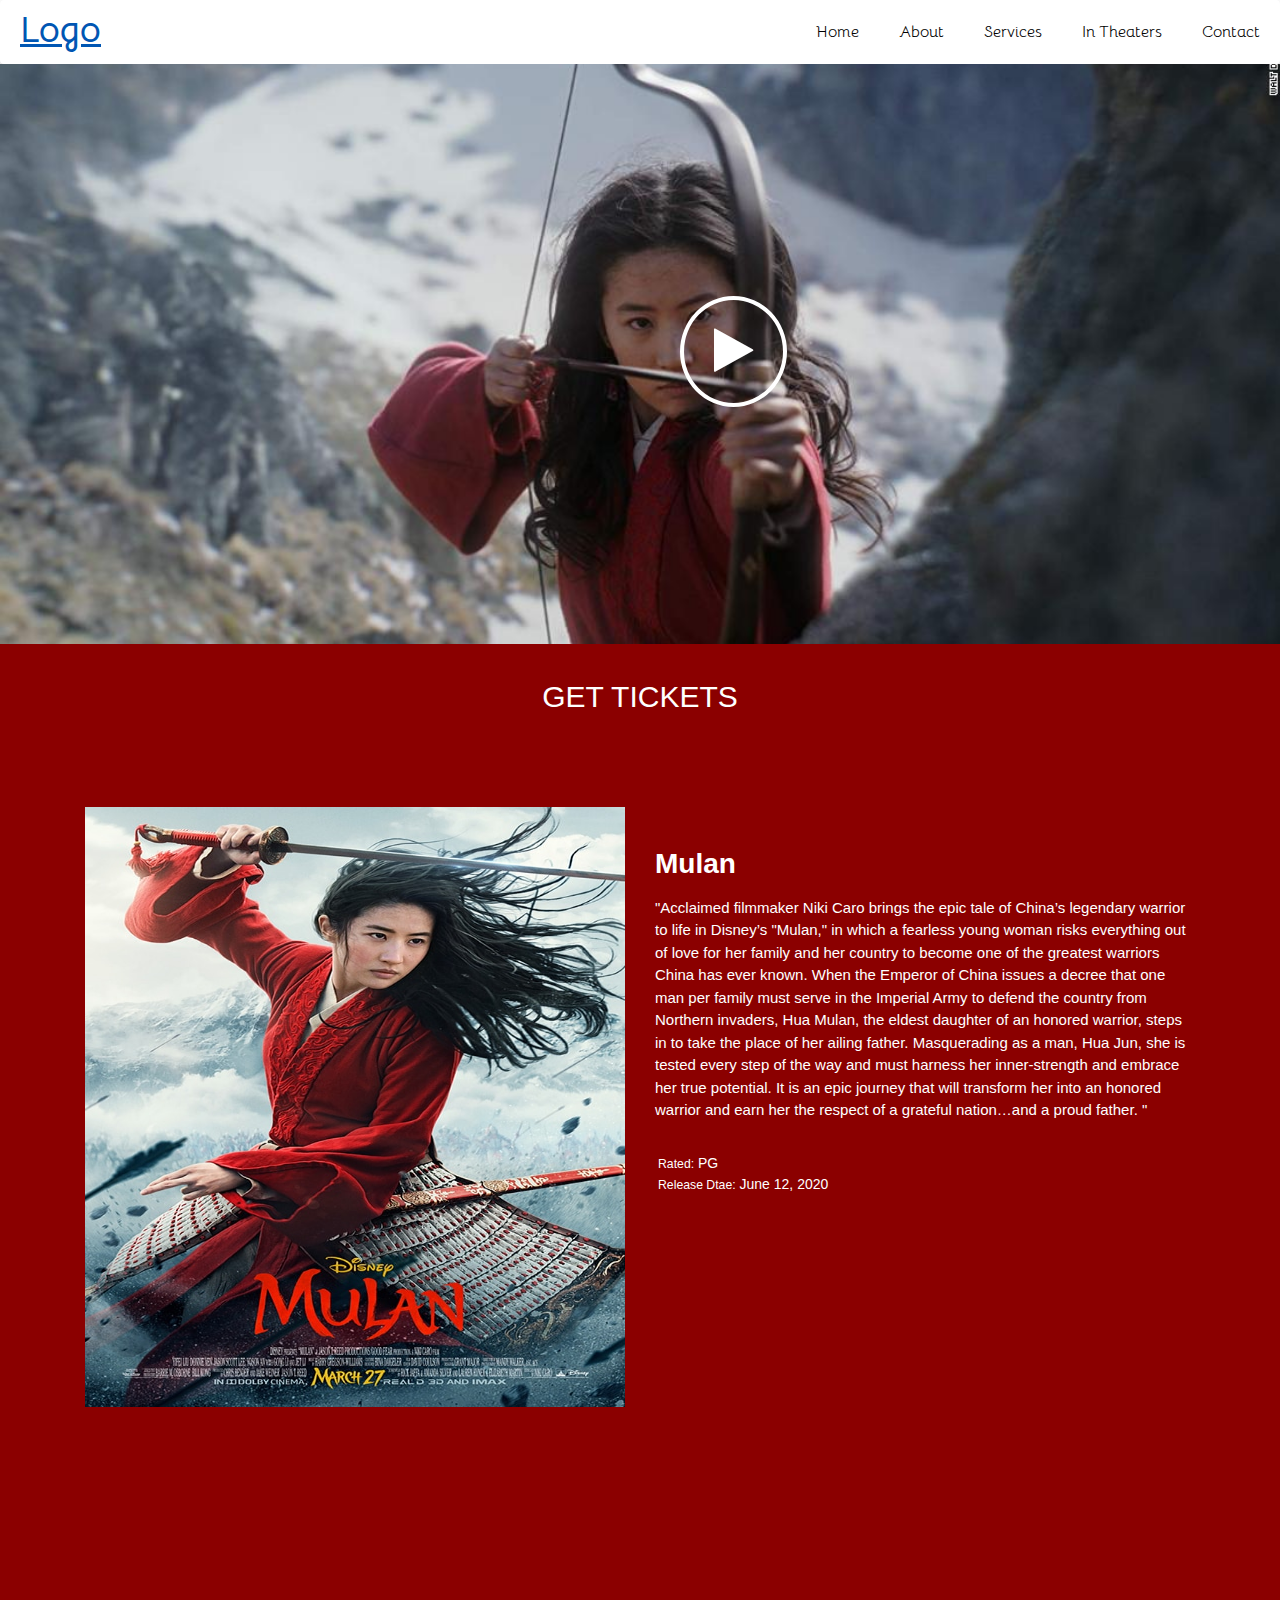
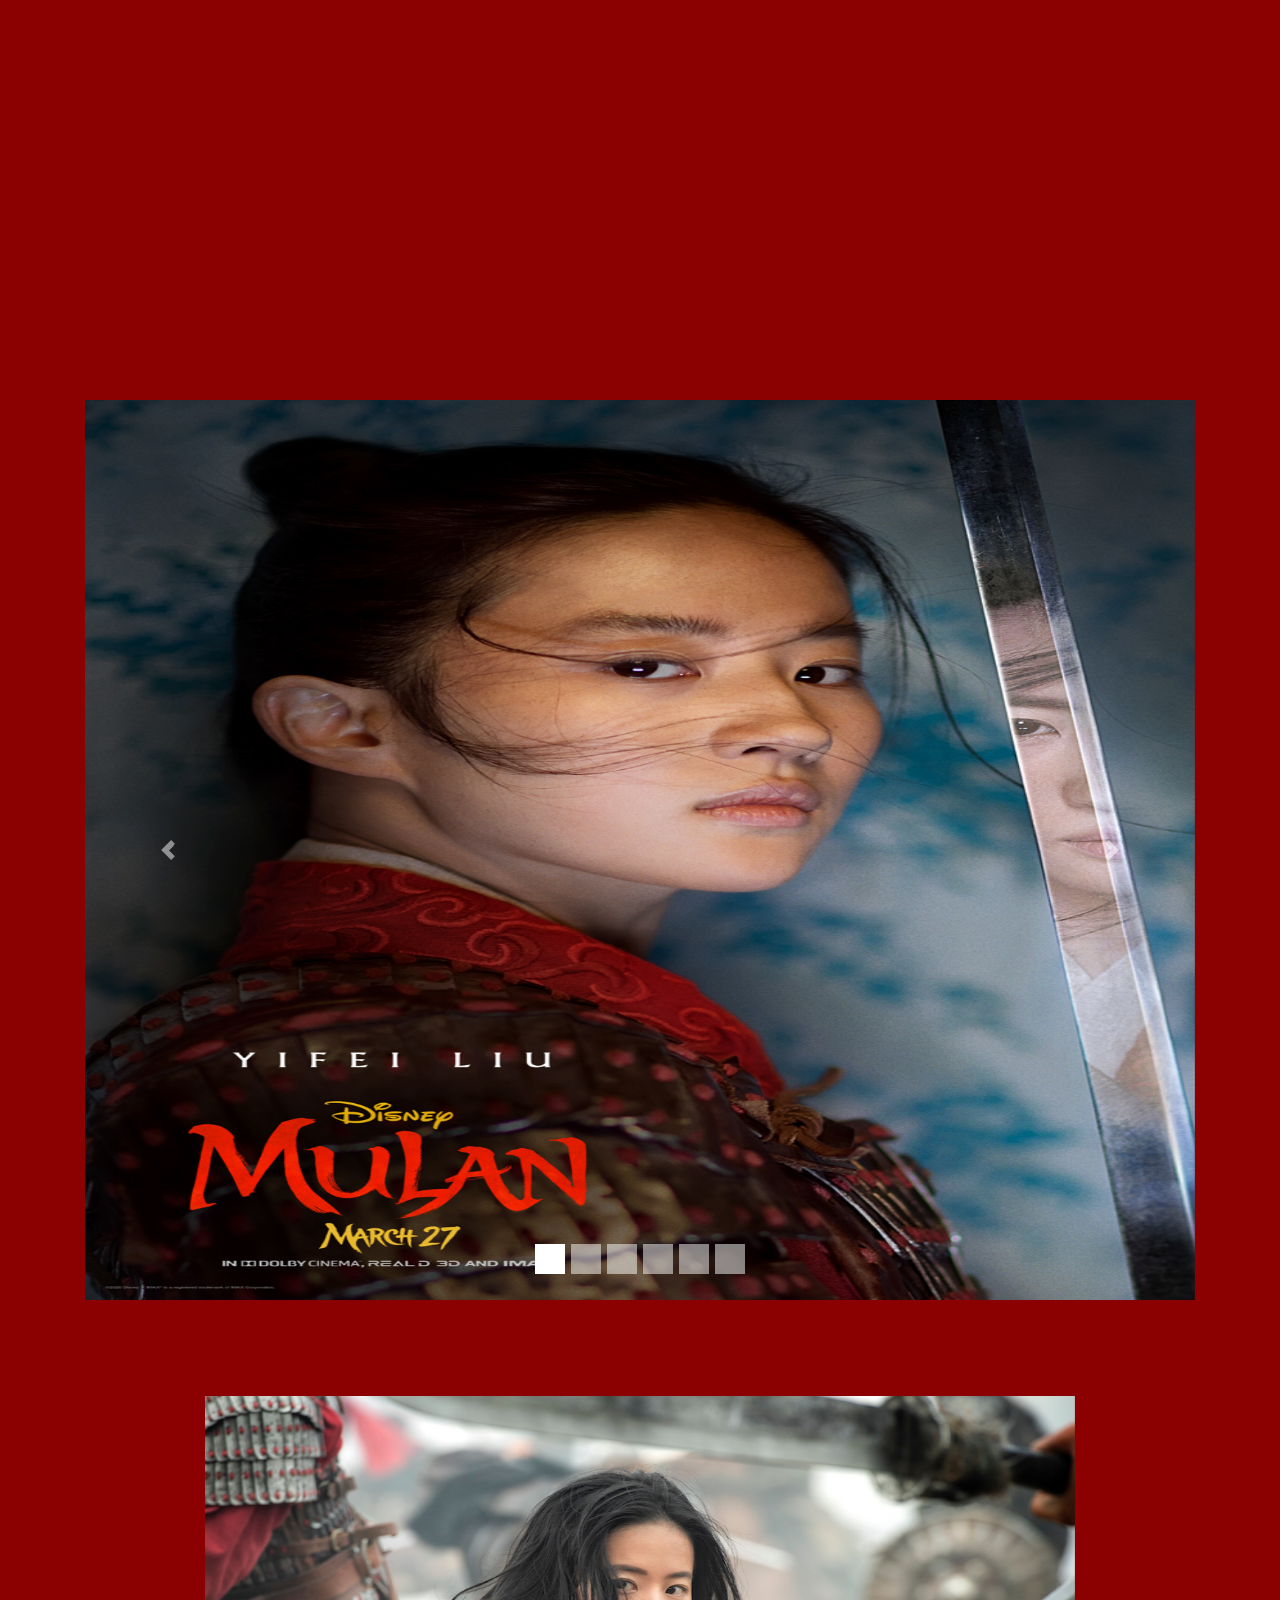
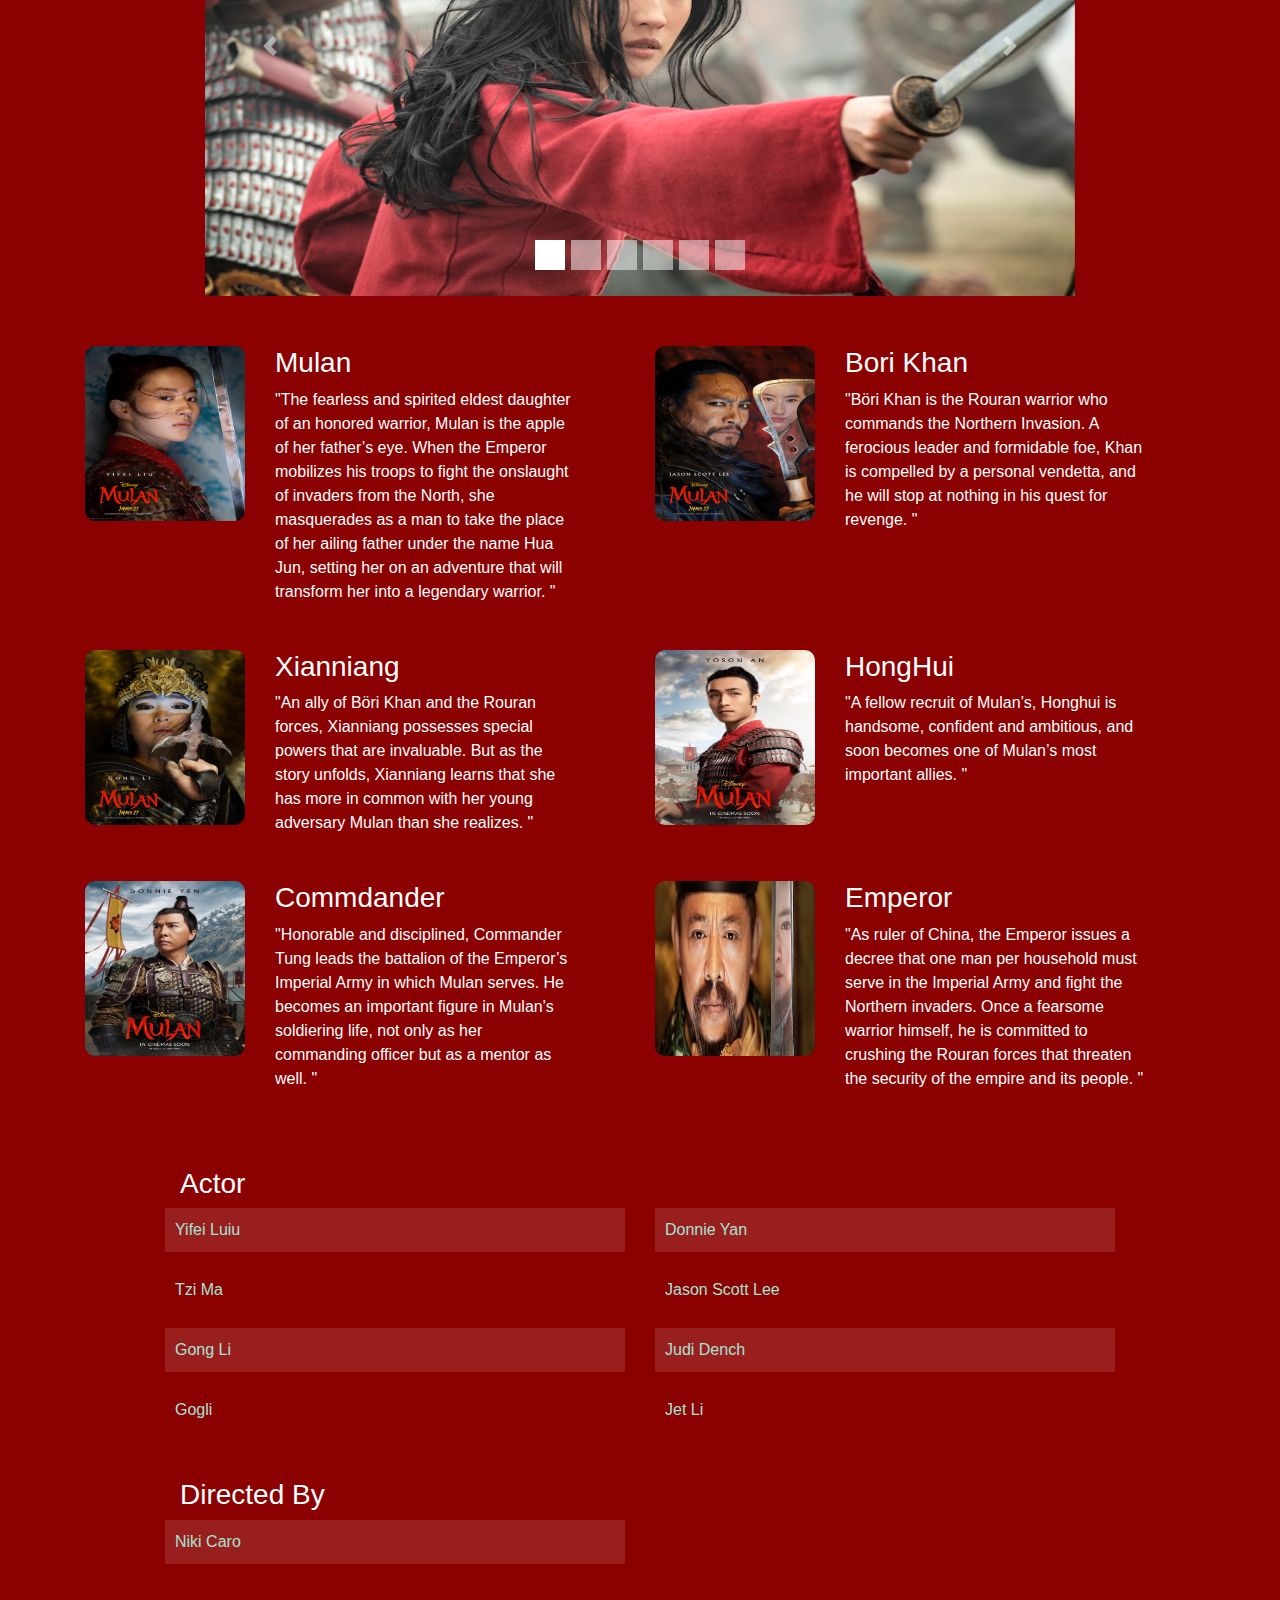
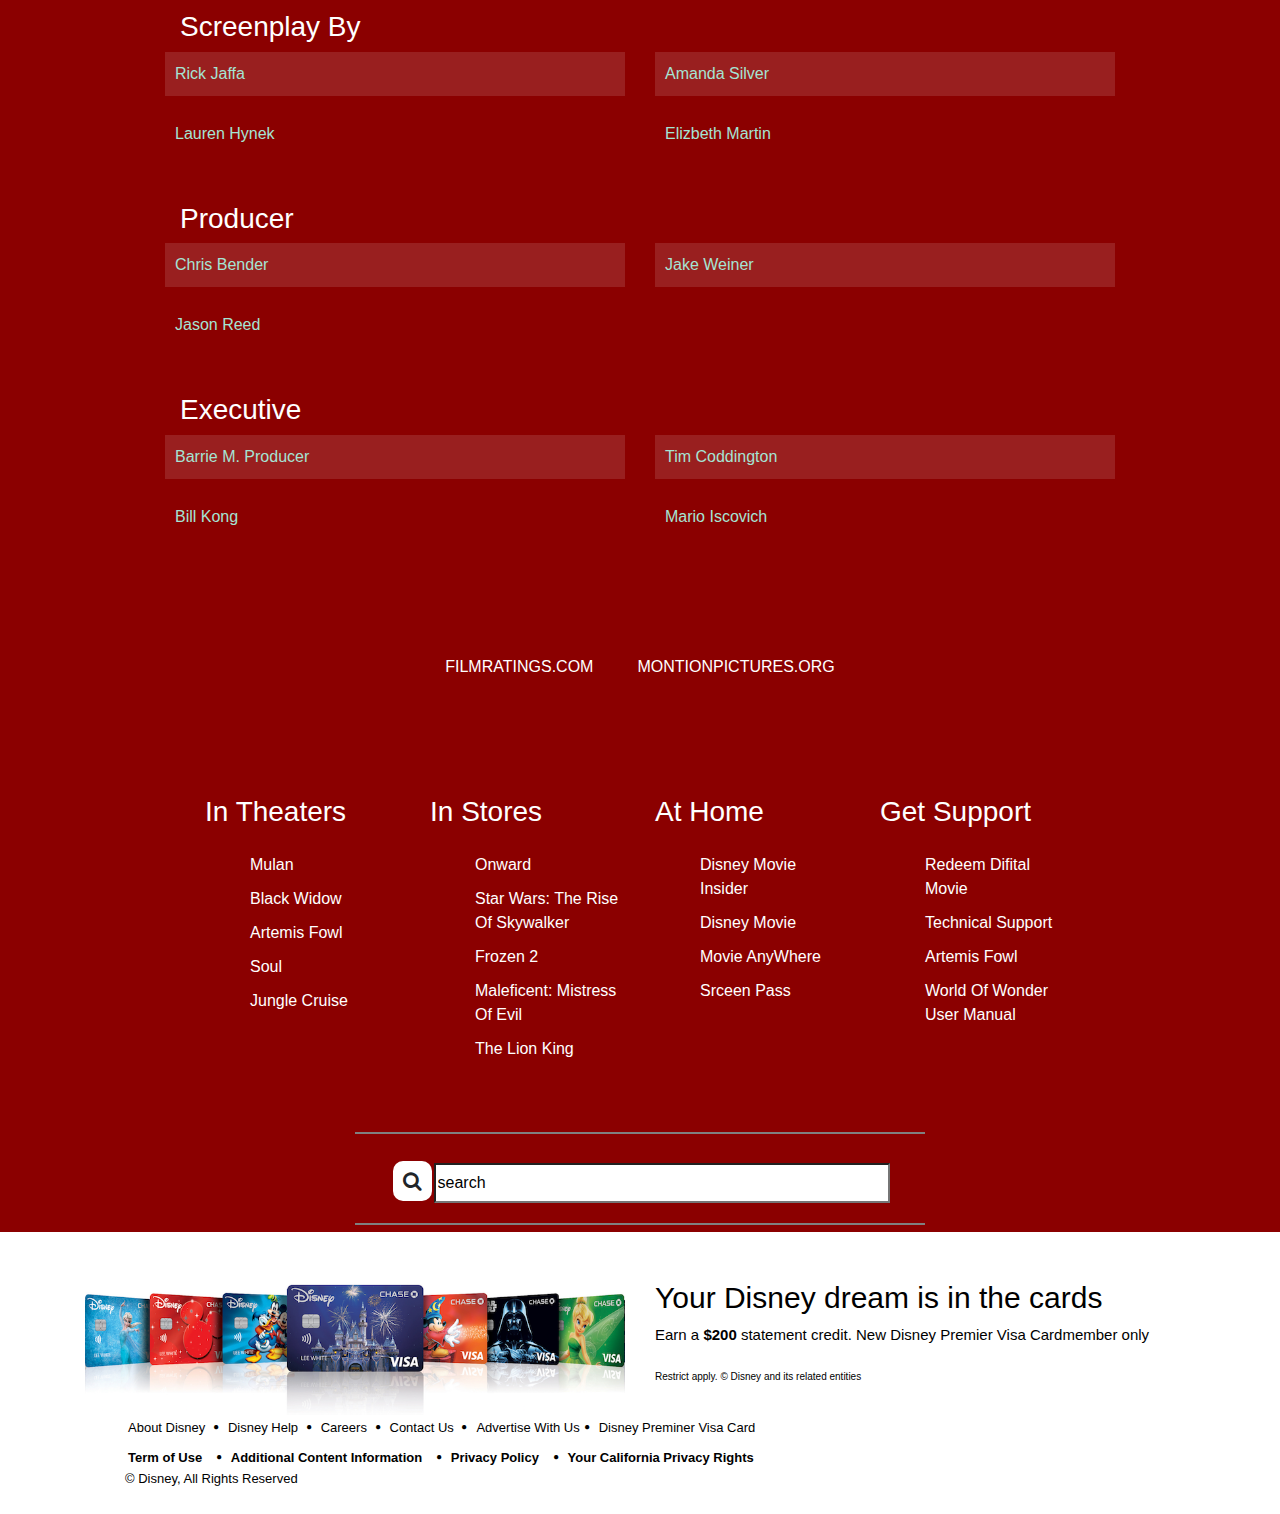
<file: Mulan.html>
<!DOCTYPE html>
<html lang="en">
<head>
    <meta charset="UTF-8">
    <meta name="viewport" content="width=device-width, initial-scale=1.0">
    <meta name="keyword" content="Endgame">
    <meta name="author" content="Joe Wallace">
    <title>Document</title>
   
  
    <!--Go to google than search "font awesome cdn" click on the first link than click down arrow to the html css -->
    <!--To get the icons go to "font awesome icons 4.7"-->
    <link rel="stylesheet" href="https://stackpath.bootstrapcdn.com/font-awesome/4.7.0/css/font-awesome.min.css" rel="stylesheet" >

    <link rel="stylesheet" href="https://stackpath.bootstrapcdn.com/bootstrap/4.4.1/css/bootstrap.min.css">
    <link rel="stylesheet" href="style.css">
</head>
<body>
    <header>
        <a href="#" class="logo">Logo</a>
        <div class="menu-toggle"></div>
         <nav>
             <ul>
                 <li><a href="index.html" class="active">Home</a></li>
                 <li><a href="about.html" >About</a></li>
                 <li><a href="Services.html">Services</a></li>
                 <li><a href="In-Theater.html">In Theaters</a></li>
               
                 <li><a href="Contact.html">Contact</a></li>
             </ul>
         </nav>
         <div class="clearfix"></div>
    </header>

   <div class="mulan-background">
  <section class="junk">
      <div class="container-fluid px-0">
        <div class="row">
            <div class="col-sm-12 col-md-12">
                <div class="images">
                    <a href="#"><i class="fa fa-play"></i></a>
                </div>
            </div>
        </div>
        <div class="small-content text-center">
            <p>Get Tickets</p>
        </div>
      </div>
     <br>
     <br>
     <br>
  </section>
  <section class="summary-m">
      <div class="container">
          <div class="row">
              <div class="col-sm-6 col-md-6">
                  <div class="poc">
                      <img src="/mulan-images/Summary.jpeg">
                  </div>
              </div>
              <div class="col-sm-6 col-md-6">
                  <div class="title">
                      <h1>Mulan</h1>

                      
                  </div>
                  <div class="content">
                      <p class="decs">
                          "Acclaimed filmmaker Niki Caro brings the epic tale 
                          of China’s legendary warrior to life in Disney’s "Mulan,"
                           in which a fearless young woman risks everything out of love for 
                           her family and her country to become one of the greatest warriors 
                           China has ever known. When the Emperor of China issues a decree that 
                           one man per family must serve in the Imperial Army to defend the country 
                           from Northern invaders, Hua Mulan, the eldest daughter of an honored warrior, 
                           steps in to take the place of her ailing father. Masquerading as a man, Hua Jun, 
                           she is tested every step of the way and must harness her inner-strength and embrace 
                           her true potential. It is an epic journey that will transform her
                           into an honored warrior and earn her the respect of a grateful nation…and a proud father.   "
                      </p>

                      <p class="meta"><span>Rated:</span> PG<br>
                      
                      <span>Release Dtae:</span> June 12, 2020</p>
                    
                    
                     
                  </div>
              </div>
          </div>
      </div>
  </section>
<section class="movie-set">
    <div class="container">
        <div class="row">
            <div class="col-sm-12 col-md-12 text-center">
                <div class="trailer">
                    <iframe width="800" height="450" src="https://www.youtube.com/embed/H3PR1v_5cfc" frameborder="0" allow="accelerometer; autoplay; encrypted-media; gyroscope; picture-in-picture" allowfullscreen></iframe>
                </div>
            </div>
        </div>
    </div>
</section>






<br>
<br>
<br>
<br>


  <section class="slider-2">
      <div class="container">
          <div class="row">
              <div class="col-sm-12 col-md-12">
                  <div class="carousels">
                    <div id="carouselExampleCaptions" class="carousel slide" data-ride="carousel">
                        <ol class="carousel-indicators">
                          <li data-target="#carouselExampleCaptions" data-slide-to="0" class="active"></li>
                          <li data-target="#carouselExampleCaptions" data-slide-to="1"></li>
                          <li data-target="#carouselExampleCaptions" data-slide-to="2"></li>
                          <li data-target="#carouselExampleCaptions" data-slide-to="3"></li>
                          <li data-target="#carouselExampleCaptions" data-slide-to="4"></li>
                          <li data-target="#carouselExampleCaptions" data-slide-to="5"></li>
                         
                          

                        </ol>
                        <div class="carousel-inner">
                          <div class="carousel-item active">
                            <img src="/mulan-images/mega slider 1.jpg" class="d-block w-100" alt="...">
                            <!--<div class="carousel-caption d-none d-md-block">
                              <h5>First slide label</h5>
                              <p>Nulla vitae elit libero, a pharetra augue mollis interdum.</p>
                            </div>-->
                          </div>
                          <div class="carousel-item">
                            <img src="/mulan-images/mega Slider 2.jpg" class="d-block w-100" alt="...">
                           <!-- <div class="carousel-caption d-none d-md-block">
                              <h5>Second slide label</h5>
                              <p>Lorem ipsum dolor sit amet, consectetur adipiscing elit.</p>
                            </div>-->
                          </div>
                          <div class="carousel-item">
                            <img src="/mulan-images/mega Slider 3.jpg" class="d-block w-100" alt="...">
                            <!--<div class="carousel-caption d-none d-md-block">
                              <h5>Third slide label</h5>
                              <p>Praesent commodo cursus magna, vel scelerisque nisl consectetur.</p>
                            </div>-->
                          </div>
                          <div class="carousel-item">
                            <img src="/mulan-images/Mega Slider 4.jpg" class="d-block w-100" alt="...">
                            <!--<div class="carousel-caption d-none d-md-block">
                              <h5>Third slide label</h5>
                              <p>Praesent commodo cursus magna, vel scelerisque nisl consectetur.</p>
                            </div>-->
                          </div>
                          <div class="carousel-item">
                            <img src="/mulan-images/Mega Slider 5.jpeg" class="d-block w-100" alt="...">
                            <!--<div class="carousel-caption d-none d-md-block">
                              <h5>Third slide label</h5>
                              <p>Praesent commodo cursus magna, vel scelerisque nisl consectetur.</p>
                            </div>-->
                          </div>
                          <div class="carousel-item">
                            <img src="/mulan-images/mega Slider 7.jpg" class="d-block w-100" alt="...">
                            <!--<div class="carousel-caption d-none d-md-block">
                              <h5>Third slide label</h5>
                              <p>Praesent commodo cursus magna, vel scelerisque nisl consectetur.</p>
                            </div>-->
                          </div>
                         
                        
                         
                        <a class="carousel-control-prev" href="#carouselExampleCaptions" role="button" data-slide="prev">
                          <span class="carousel-control-prev-icon" aria-hidden="true"><i class="fa fa-chevron-left" aria-hidden="true"></i> </span>
                          <span class="sr-only">Previous</span>
                        </a>
                        <a class="carousel-control-next" href="#carouselExampleCaptions" role="button" data-slide="next">
                          <span class="carousel-control-next-icon" aria-hidden="true"><i class="fa fa-chevron-right" aria-hidden="true"></i> </span>
                          <span class="sr-only">Next</span>
                        </a>
                      </div>
                  </div>
              </div>
          </div>
      </div>
  </section>
  <br>
<br>
<br>
<br>


  <section class="slider-3">
      <div class="container">
          <div class="row">
              <div class="col-sm-12 col-md-12">
                  <div class="carousels">
                    <div id="tcarouselExampleCaptions" class="carousel slide" data-ride="carousel">
                        <ol class="carousel-indicators">
                          <li data-target="#tcarouselExampleCaptions" data-slide-to="0" class="active"></li>
                          <li data-target="#tcarouselExampleCaptions" data-slide-to="1"></li>
                          <li data-target="#tcarouselExampleCaptions" data-slide-to="2"></li>
                          <li data-target="#tcarouselExampleCaptions" data-slide-to="3"></li>
                          <li data-target="#tcarouselExampleCaptions" data-slide-to="4"></li>
                          <li data-target="#tcarouselExampleCaptions" data-slide-to="5"></li>
                         
                          

                        </ol>
                        <div class="carousel-inner">
                          <div class="carousel-item active">
                            <img src="/mulan-images/small slider 1.jpg" class="d-block w-100" alt="...">
                            <!--<div class="carousel-caption d-none d-md-block">
                              <h5>First slide label</h5>
                              <p>Nulla vitae elit libero, a pharetra augue mollis interdum.</p>
                            </div>-->
                          </div>
                          <div class="carousel-item">
                            <img src="/mulan-images/small slider 2.jpg" class="d-block w-100" alt="...">
                           <!-- <div class="carousel-caption d-none d-md-block">
                              <h5>Second slide label</h5>
                              <p>Lorem ipsum dolor sit amet, consectetur adipiscing elit.</p>
                            </div>-->
                          </div>
                          <div class="carousel-item">
                            <img src="/mulan-images/small slider 4.jpg" class="d-block w-100" alt="...">
                            <!--<div class="carousel-caption d-none d-md-block">
                              <h5>Third slide label</h5>
                              <p>Praesent commodo cursus magna, vel scelerisque nisl consectetur.</p>
                            </div>-->
                          </div>
                          <div class="carousel-item">
                            <img src="/mulan-images/small slider 5.jpg" class="d-block w-100" alt="...">
                            <!--<div class="carousel-caption d-none d-md-block">
                              <h5>Third slide label</h5>
                              <p>Praesent commodo cursus magna, vel scelerisque nisl consectetur.</p>
                            </div>-->
                          </div>
                          <div class="carousel-item">
                            <img src="/mulan-images/small-3.jpg" class="d-block w-100" alt="...">
                            <!--<div class="carousel-caption d-none d-md-block">
                              <h5>Third slide label</h5>
                              <p>Praesent commodo cursus magna, vel scelerisque nisl consectetur.</p>
                            </div>-->
                          </div>
                          <div class="carousel-item">
                            <img src="/mulan-images/small-4.jpg" class="d-block w-100" alt="...">
                            <!--<div class="carousel-caption d-none d-md-block">
                              <h5>Third slide label</h5>
                              <p>Praesent commodo cursus magna, vel scelerisque nisl consectetur.</p>
                            </div>-->
                          </div>
                         
                        
                         
                        <a class="carousel-control-prev" href="#tcarouselExampleCaptions" role="button" data-slide="prev">
                          <span class="carousel-control-prev-icon" aria-hidden="true"><i class="fa fa-chevron-left" aria-hidden="true"></i> </span>
                          <span class="sr-only">Previous</span>
                        </a>
                        <a class="carousel-control-next" href= "#tcarouselExampleCaptions" role="button" data-slide="next">
                          <span class="carousel-control-next-icon" aria-hidden="true"><i class="fa fa-chevron-right" aria-hidden="true"></i> </span>
                          <span class="sr-only">Next</span>
                        </a>
                      </div>
                  </div>
              </div>
          </div>
      </div>
  </section>
  <section class="character">
      <div class="container">
          <div class="row">
       
            <div class="col-sm-2 col-md-2">
                <div class="images">
                    <img src="/mulan-images/mega slider 1.jpg">
                </div>
          
            </div>

            <div class="col-sm-4 col-md-4">
                <div class="name">
                    <h3>Mulan</h3>
                </div>
                <p class="cont">
                    "The fearless and spirited eldest daughter of an honored warrior, 
                    Mulan is the apple of her father’s eye. When the Emperor mobilizes 
                    his troops to fight the onslaught of invaders from the North, 
                    she masquerades as a man to take the place of her ailing father under the name Hua Jun, 
                    setting her on an adventure that will transform her into a legendary warrior. "
                </p>
            </div>
      
                
             
              
            <div class="col-sm-2 col-md-2">
                <div class="images">
                    <img src="/mulan-images/Bori Khan.jpg">
                </div>
          
            </div>

            <div class="col-sm-4 col-md-4">
                <div class="name">
                    <h3>Bori Khan</h3>
                </div>
                <p class="cont">
                    "Böri Khan is the Rouran warrior who commands the Northern Invasion. A ferocious leader and formidable foe, 
                    Khan is compelled by a personal vendetta, and he will stop at nothing in his quest for revenge. "
                </p>
              </div>
              <div class="col-sm-2 col-md-2">
                <div class="images">
                    <img src="/mulan-images/Xianniang.jpg">
                </div>
          
            </div>

            <div class="col-sm-4 col-md-4">
                <div class="name">
                    <h3>Xianniang</h3>
                </div>
                <p class="cont">
                    "An ally of Böri Khan and the Rouran forces, Xianniang 
                    possesses special powers that are invaluable. But as the story unfolds, Xianniang learns that she 
                    has more in common with her young adversary Mulan than she realizes. "
                </p>
              </div>
              <div class="col-sm-2 col-md-2">
                <div class="images">
                    <img src="/mulan-images/HongHui.png">
                </div>
          
            </div>

            <div class="col-sm-4 col-md-4">
                <div class="name">
                    <h3>HongHui</h3>
                </div>
                <p class="cont">
                    "A fellow recruit of Mulan’s, Honghui is handsome, confident 
                    and ambitious, and soon becomes one of Mulan’s most important allies. "
                </p>
              </div>
              <div class="col-sm-2 col-md-2">
                <div class="images">
                    <img src="/mulan-images/Commander Tung.png">
                </div>
          
            </div>

            <div class="col-sm-4 col-md-4">
                <div class="name">
                    <h3>Commdander</h3>
                </div>
                <p class="cont">
                    "Honorable and disciplined, Commander Tung leads the battalion 
                    of the Emperor’s Imperial Army in which Mulan serves. He 
                    becomes an important figure in Mulan's 
                    soldiering life, not only as her commanding officer but as a mentor as well. "
                </p>
              </div>
              <div class="col-sm-2 col-md-2">
                <div class="images">
                    <img src="/mulan-images/Emperor.jpg">
                </div>
          
            </div>

            <div class="col-sm-4 col-md-4">
                <div class="name">
                    <h3>Emperor</h3>
                </div>
                <p class="cont">
                    "As ruler of China, the Emperor issues a
                     decree that one man per household must serve 
                     in the Imperial Army and fight the Northern invaders. Once a fearsome warrior himself, he is committed 
                    to crushing the Rouran forces that threaten the security of the empire and its people. "
                </p>
              </div>
          </div>
      </div>
  </section>


  <section class="cast">
      <div class="container">
        <div class="title">
            <h3>Actor</h3>
        </div>
          <div class="row">
           
              <div class="col-sm-6 col-md-6">
               
                  <div class="card-list">
                     <p class="memeber">
                         <sapn>Yifei Luiu</sapn>
                     </p>
                  </div>
              </div>
              <div class="col-sm-6 col-md-6">
               
                  <div class="card-list">
                     <p class="memeber">
                         <sapn>Donnie Yan</sapn>
                     </p>
                  </div>
              </div>
              <div class="col-sm-6 col-md-6">
               
                <div class="card-listy">
                   <p class="memeber">
                       <sapn>Tzi Ma</sapn>
                   </p>
                </div>
            </div>
            <div class="col-sm-6 col-md-6">
               
                <div class="card-listy">
                   <p class="memeber">
                       <sapn>Jason Scott Lee</sapn>
                   </p>
                </div>
            </div>
            <div class="col-sm-6 col-md-6">
               
                <div class="card-list">
                   <p class="memeber">
                       <sapn>Gong Li</sapn>
                      
                   </p>
                </div>
            </div>
            <div class="col-sm-6 col-md-6">
               
                <div class="card-list">
                   <p class="memeber">
                       <sapn>Judi Dench</sapn>
                   </p>
                </div>
            </div>
            <div class="col-sm-6 col-md-6">
               
                <div class="card-listy">
                   <p class="memeber">
                       <sapn>Gogli</sapn>
                   </p>
                </div>
            </div>
            <div class="col-sm-6 col-md-6">
               
                <div class="card-listy">
                   <p class="memeber">
                       <sapn>Jet Li</sapn>
                   </p>
                </div>
            </div>
          </div>
      
           
          

          
      </div>
  </section>

  
  <section class="cast">
    <div class="container">
      <div class="title">
          <h3>Directed By</h3>
      </div>
        <div class="row">
         
            <div class="col-sm-6 col-md-6">
             
                <div class="card-list">
                   <p class="memeber">
                       <sapn>Niki Caro</sapn>
                   </p>
                </div>
            </div>
            
        </div>
    
         
        

        
    </div>
</section>

<section class="cast">
    <div class="container">
      <div class="title">
          <h3>Screenplay By</h3>
      </div>
        <div class="row">
         
            <div class="col-sm-6 col-md-6">
             
                <div class="card-list">
                   <p class="memeber">
                       <sapn>Rick Jaffa</sapn>
                   </p>
                </div>
            </div>
            <div class="col-sm-6 col-md-6">
             
                <div class="card-list">
                   <p class="memeber">
                       <sapn>Amanda Silver</sapn>
                   </p>
                </div>
            </div>
            <div class="col-sm-6 col-md-6">
             
                <div class="card-listy">
                   <p class="memeber">
                       <sapn>Lauren Hynek</sapn>
                   </p>
                </div>
            </div>
            <div class="col-sm-6 col-md-6">
             
                <div class="card-listy">
                   <p class="memeber">
                       <sapn>Elizbeth Martin</sapn>
                   </p>
                </div>
            </div>
            
        </div>
    
         
        

        
    </div>
</section>
<section class="cast">
    <div class="container">
      <div class="title">
          <h3>Producer</h3>
      </div>
        <div class="row">
         
            <div class="col-sm-6 col-md-6">
             
                <div class="card-list">
                   <p class="memeber">
                       <sapn>Chris Bender</sapn>
                   </p>
                </div>
            </div>
            <div class="col-sm-6 col-md-6">
             
                <div class="card-list">
                   <p class="memeber">
                       <sapn>Jake Weiner</sapn>
                   </p>
                </div>
            </div>
            <div class="col-sm-6 col-md-6">
             
                <div class="card-listy">
                   <p class="memeber">
                       <sapn>Jason Reed</sapn>
                   </p>
                </div>
            </div>
           
            
        </div>
    
         
        

        
    </div>
</section>
<section class="cast">
    <div class="container">
      <div class="title">
          <h3>Executive</h3>
      </div>
        <div class="row">
         
            <div class="col-sm-6 col-md-6">
             
                <div class="card-list">
                   <p class="memeber">
                       <sapn>Barrie M. Producer</sapn>
                   </p>
                </div>
            </div>
            <div class="col-sm-6 col-md-6">
             
                <div class="card-list">
                   <p class="memeber">
                       <sapn>Tim Coddington</sapn>
                   </p>
                </div>
            </div>
            <div class="col-sm-6 col-md-6">
             
                <div class="card-listy">
                   <p class="memeber">
                       <sapn>Bill Kong</sapn>
                   </p>
                </div>
            </div>
            <div class="col-sm-6 col-md-6">
             
                <div class="card-listy">
                   <p class="memeber">
                       <sapn>Mario Iscovich</sapn>
                   </p>
                </div>
            </div>
            
        </div>
    
         
        

        
    </div>
</section>

<section class="pg">
    <div class="container">
       <div class="row">
           <div class="col-sm-12 col-md-12">
               <div class="rats">
       
            
                  <a href="#"><p>FilmRatings.com</p> </a>
                  <a href="#" ><p>Montionpictures.org</p> </a>
               </div>
              
           </div> 
          
       </div>
    </div>
</section>
<section class="footers-Theater">
<div class="container">
    <div class="row">
        <div class="col-sm-3 col-md-3">
            <div class="title">
              <h3>In Theaters</h3>
            </div>
            <div class="moves2020">
                <ul>
                    <li><a href="#">Mulan</a></li>
                    <li><a href="#">Black Widow</a></li>
                    <li><a href="#">Artemis Fowl</a></li>
                    <li><a href="#">Soul</a></li>
                    <li><a href="#">Jungle Cruise</a></li>
                </ul>
            </div>
        </div>
        <div class="col-sm-3 col-md-3">
            <div class="title">
              <h3>In Stores</h3>
            </div>
            <div class="moves2020">
                <ul>
                    <li><a href="#">Onward</a></li>
                    <li><a href="#">Star Wars: The Rise of Skywalker</a></li>
                    <li><a href="#">Frozen 2</a></li>
                    <li><a href="#">Maleficent: Mistress of Evil</a></li>
                    <li><a href="#">The Lion King</a></li>
                </ul>
            </div>
        </div>
        <div class="col-sm-3 col-md-3">
            <div class="title">
              <h3>At Home</h3>
            </div>
            <div class="moves2020">
                <ul>
                    <li><a href="#">Disney Movie Insider</a></li>
                    <li><a href="#">Disney Movie</a></li>
                    <li><a href="#">Movie AnyWhere</a></li>
                    <li><a href="#">Srceen Pass</a></li>
                   
                </ul>
            </div>
        </div>
        <div class="col-sm-3 col-md-3">
            <div class="title">
              <h3>Get Support</h3>
            </div>
            <div class="moves2020">
                <ul>
                    <li><a href="#">Redeem Difital Movie</a></li>
                    <li><a href="#">Technical Support</a></li>
                    <li><a href="#">Artemis Fowl</a></li>
                    <li><a href="#">World of Wonder User Manual</a></li>
                 
                </ul>
            </div>
        </div>
    </div>
</div>
</section>
<section class="seach">
    <div class="container">
        <div class="row">
            <div class="col-sm-12 col-md-12">
                <div class="reseacrh text-center">
                    <i class="fa fa-search" aria-hidden="true"></i>
                    <input  type="search" placeholder="search">
                </div>
            </div>
        </div>
    </div>

    
</section>



   
</div>


<br>
<br>
    <footer class="top-footer">
        <div class="container">
            <div class="row">
                <div class="col-sm-6 col-md-6">
                    <div class="image">
                        <img src="/images/card-menu.png">
                    </div>
                </div>
                <div class="col-sm-6 col-md-6">
                    <div class="content">
                        <a href="">
                            <h3> Your Disney dream is in the cards</h3>
                            <p>Earn a <strong>$200</strong> statement credit. New Disney Premier Visa Cardmember only </p>
    
                            <small>Restrict apply. &copy; Disney and its related entities</small>
                        </a>
                        
                    </div>
                </div>
            </div>
        </div>
    </footer>


    <footer class="bottom-footer">
        <div class="container">
            <div class="row">
                <div class="col-sm-12 col-md-12">
                    <div class="menu-list">
                        <ul>
                            <li><a href="">About Disney <i class="fa fa-circle"></i></a></li>
                            <li><a href=""> Disney Help <i class="fa fa-circle"></i></a></li>
                            <li><a href=""> Careers <i class="fa fa-circle"></i></a></li>
                            <li><a href="">Contact Us <i class="fa fa-circle"></i></a></li>
                            <li><a href="">Advertise With Us<i class="fa fa-circle"></i></a></li>
                            <li><a href=""> Disney Preminer Visa Card</a></li>
                        </ul>
                    </div>
                </div>
            </div>
            <div class="time">
                <div class="row">
                    <div class="col-sm-12 col-md-12">
                        <div class="menu-list">
                            <ul>
                                <li><strong> <a href="">Term of Use </strong> <i class="fa fa-circle"></i></a></li>
                                <li><strong> <a href="">Additional Content Information </strong> <i class="fa fa-circle"></i></a></li>
                                <li><strong> <a href=""> Privacy Policy </strong> <i class="fa fa-circle"></i></a></li>
                                <li><strong> <a href="">Your California Privacy Rights </strong> </i></a></li>
                                <br>
                                <div class="content">
                                     <p>  &copy; Disney, All Rights Reserved </p>
                                </div>
                             
                              
                               
                            </ul>
                            
                        </div>
                    </div>
                </div>
            </div>
           
        </div>
    </footer>
       


    <script src="https://code.jquery.com/jquery-3.4.1.js"></script>

   
<!--Go to the bootsteap website and copy the js in bootstrap-->
<script src="https://code.jquery.com/jquery-3.5.1.slim.min.js" integrity="sha384-DfXdz2htPH0lsSSs5nCTpuj/zy4C+OGpamoFVy38MVBnE+IbbVYUew+OrCXaRkfj" crossorigin="anonymous"></script>
<script src="https://cdn.jsdelivr.net/npm/popper.js@1.16.0/dist/umd/popper.min.js" integrity="sha384-Q6E9RHvbIyZFJoft+2mJbHaEWldlvI9IOYy5n3zV9zzTtmI3UksdQRVvoxMfooAo" crossorigin="anonymous"></script>
<script src="https://stackpath.bootstrapcdn.com/bootstrap/4.5.0/js/bootstrap.min.js" integrity="sha384-OgVRvuATP1z7JjHLkuOU7Xw704+h835Lr+6QL9UvYjZE3Ipu6Tp75j7Bh/kR0JKI" crossorigin="anonymous"></script>


   
    <script src="main.js"></script>
</body>
</html>
</file>
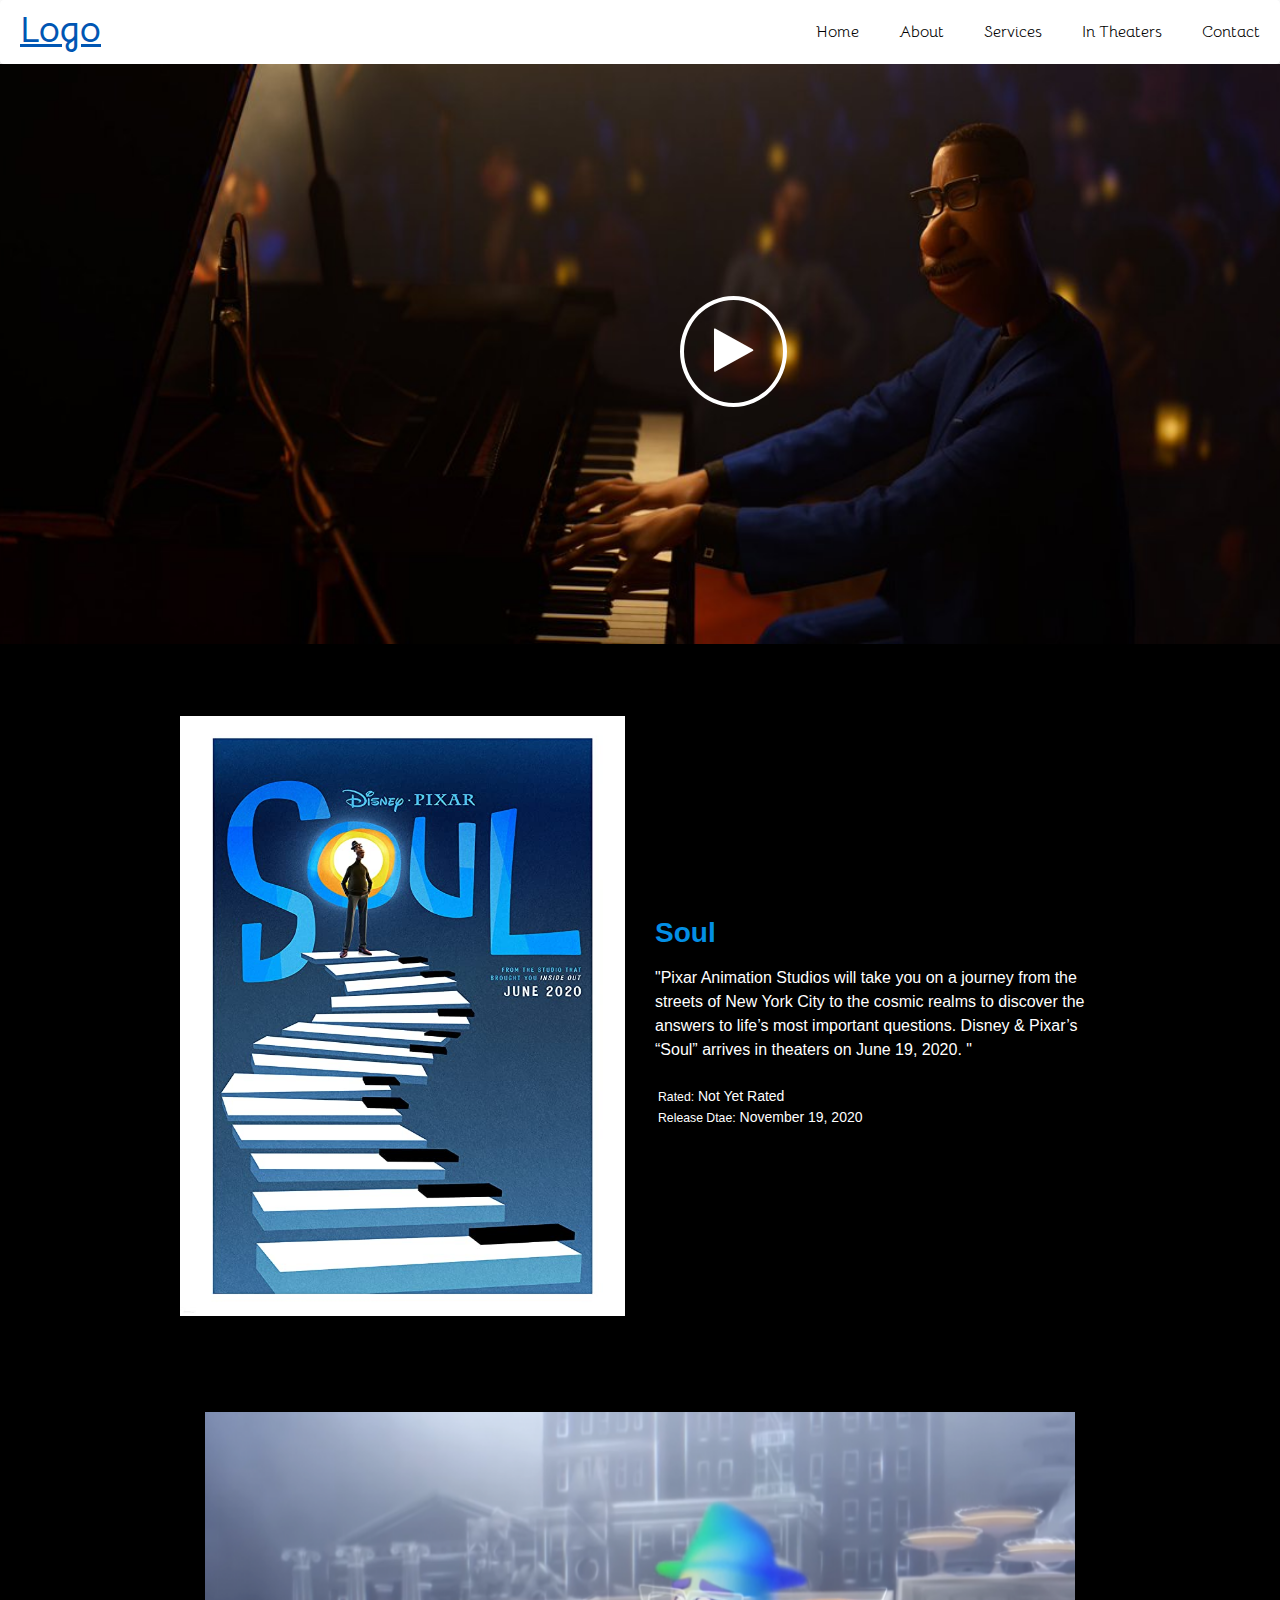
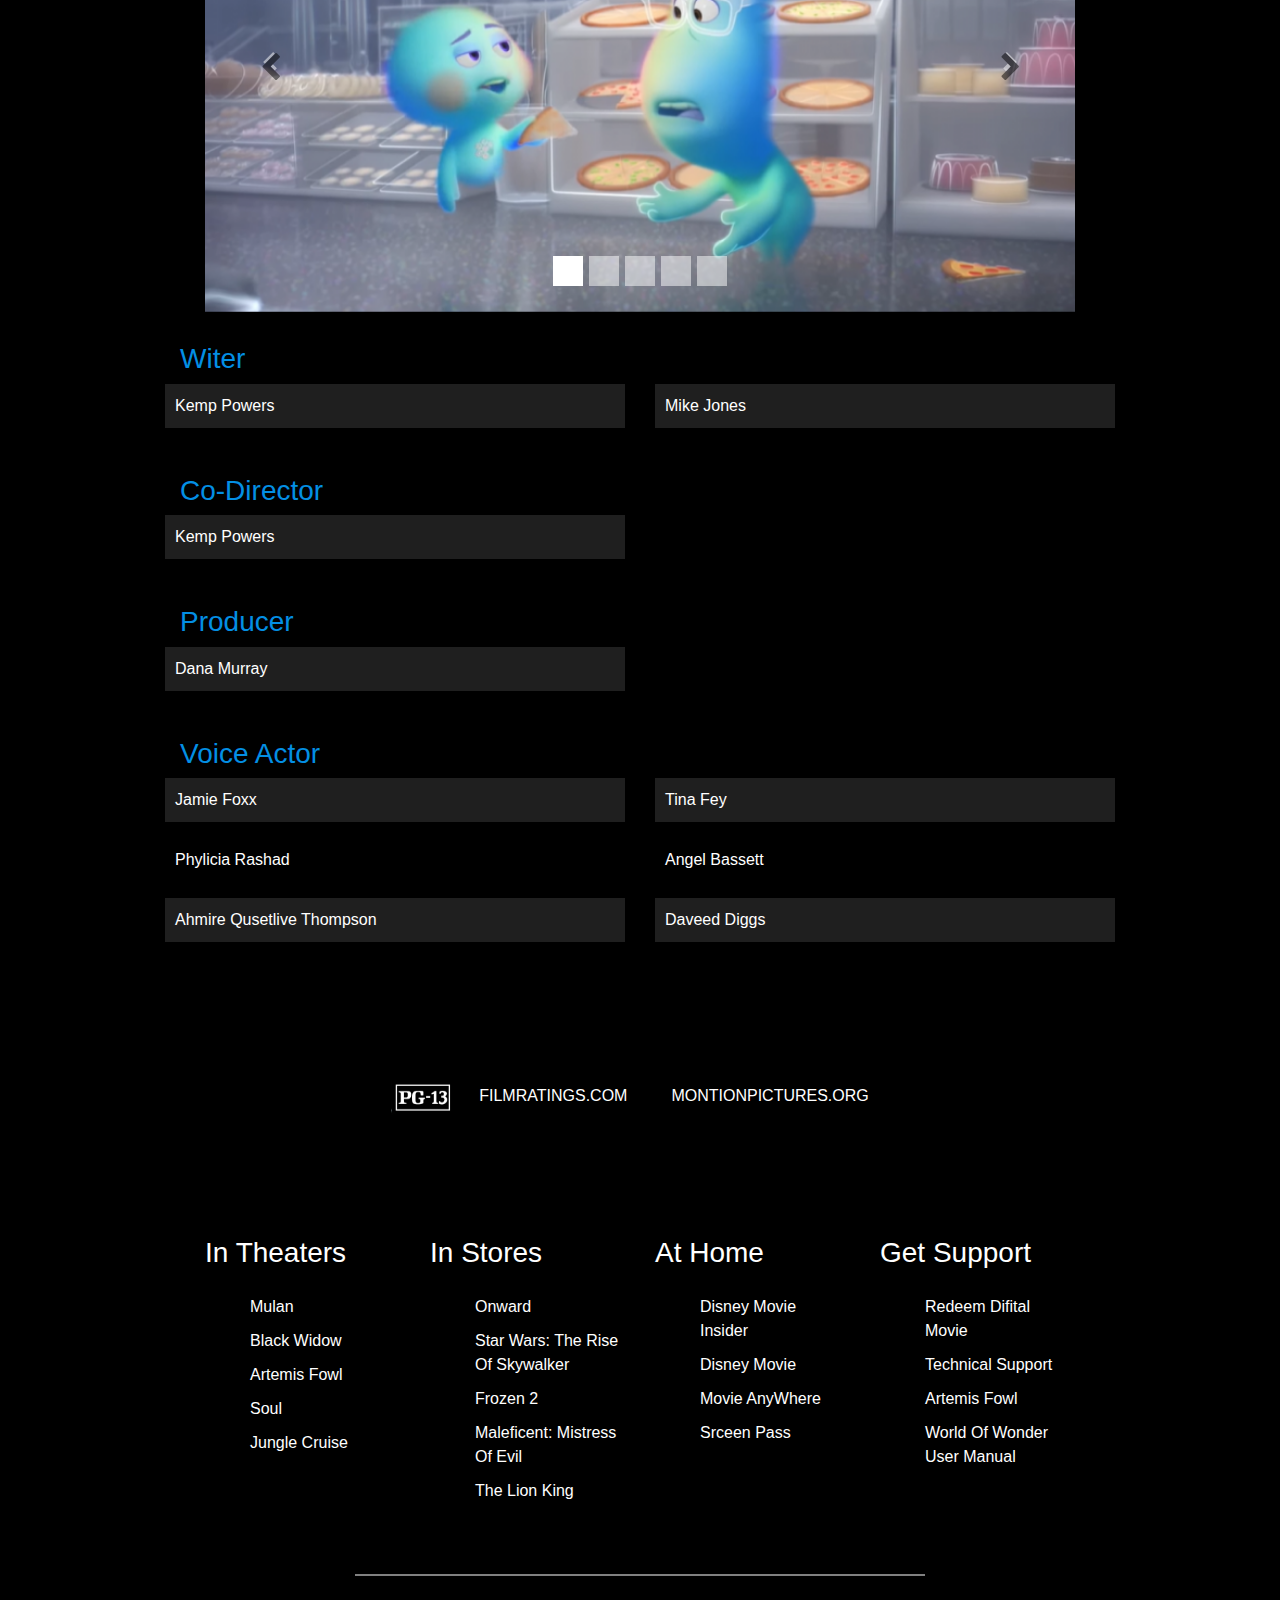
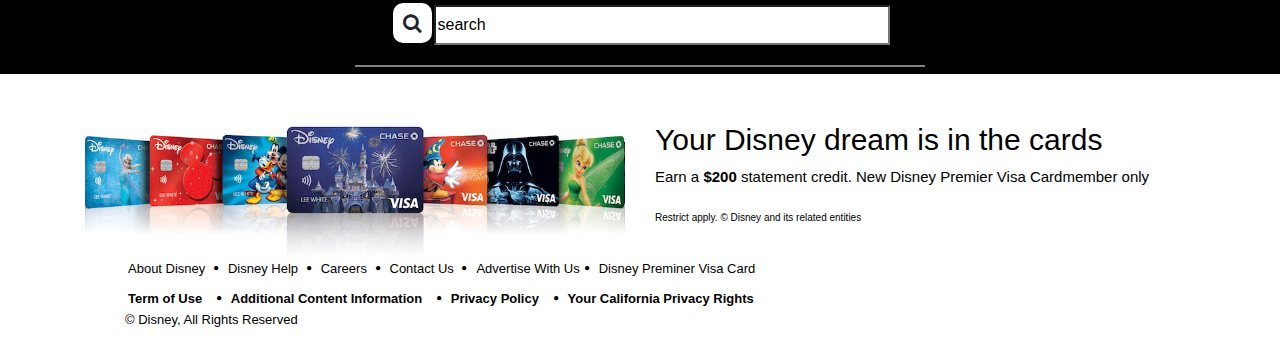
<file: Soul.html>
<!DOCTYPE html>
<html lang="en">
<head>
    <meta charset="UTF-8">
    <meta name="viewport" content="width=device-width, initial-scale=1.0">
    <meta name="keyword" content="Endgame">
    <meta name="author" content="Joe Wallace">
    <title>Document</title>
   
  
    <!--Go to google than search "font awesome cdn" click on the first link than click down arrow to the html css -->
    <!--To get the icons go to "font awesome icons 4.7"-->
    <link rel="stylesheet" href="https://stackpath.bootstrapcdn.com/font-awesome/4.7.0/css/font-awesome.min.css" rel="stylesheet" >

    <link rel="stylesheet" href="https://stackpath.bootstrapcdn.com/bootstrap/4.4.1/css/bootstrap.min.css">
    <link rel="stylesheet" href="style.css">
</head>
<body>
    <header>
        <a href="#" class="logo">Logo</a>
        <div class="menu-toggle"></div>
         <nav>
             <ul>
                 <li><a href="index.html" class="active">Home</a></li>
                 <li><a href="about.html" >About</a></li>
                 <li><a href="Services.html">Services</a></li>
                 <li><a href="In-Theater.html">In Theaters</a></li>
              
                 <li><a href="Contact.html">Contact</a></li>
             </ul>
         </nav>
         <div class="clearfix"></div>
    </header>

   <div class="soul-background">
  <section class="soup">
      <div class="container-fluid px-0">
        <div class="row">
            <div class="col-sm-12 col-md-12">
                <div class="images">
                    <a href="#"><i class="fa fa-play"></i></a>
                </div>
            </div>
        </div>
      </div>
     <br>
     <br>
     <br>
  </section>
  <section class="summary">
      <div class="container">
          <div class="row">
              <div class="col-sm-6 col-md-6">
                  <div class="poc">
                      <img src="/soul-images/summary background.jpg">
                  </div>
              </div>
              <div class="col-sm-6 col-md-6">
                  <div class="tiple">
                      <h1>Soul</h1>

                      
                  </div>
                  <div class="content">
                      <p class="roman">
                          "Pixar Animation Studios will take you on a journey from the streets of New York City to the cosmic realms to discover the answers to life’s most important questions.
                           Disney & Pixar’s “Soul” arrives in theaters on June 19, 2020.   "
                      </p>

                      <p class="meta"><span>Rated:</span> Not Yet Rated<br>
                      
                      <span>Release Dtae:</span> November 19, 2020</p>
                    
                    
                     
                  </div>
              </div>
          </div>
      </div>
  </section>
<br>
<br>
<br>
<br>


  <section class="slider">
      <div class="container">
          <div class="row">
              <div class="col-sm-12 col-md-12">
                  <div class="carousels">
                    <div id="carouselExampleCaptions" class="carousel slide" data-ride="carousel">
                        <ol class="carousel-indicators">
                          <li data-target="#carouselExampleCaptions" data-slide-to="0" class="active"></li>
                          <li data-target="#carouselExampleCaptions" data-slide-to="1"></li>
                          <li data-target="#carouselExampleCaptions" data-slide-to="2"></li>
                          <li data-target="#carouselExampleCaptions" data-slide-to="3"></li>
                          <li data-target="#carouselExampleCaptions" data-slide-to="4"></li>
                        
                          

                        </ol>
                        <div class="carousel-inner">
                          <div class="carousel-item active">
                            <img src="/soul-images/Slider 1.png" class="d-block w-100" alt="...">
                            <!--<div class="carousel-caption d-none d-md-block">
                              <h5>First slide label</h5>
                              <p>Nulla vitae elit libero, a pharetra augue mollis interdum.</p>
                            </div>-->
                          </div>
                          <div class="carousel-item">
                            <img src="/soul-images/Slider 2.png" class="d-block w-100" alt="...">
                           <!-- <div class="carousel-caption d-none d-md-block">
                              <h5>Second slide label</h5>
                              <p>Lorem ipsum dolor sit amet, consectetur adipiscing elit.</p>
                            </div>-->
                          </div>
                          <div class="carousel-item">
                            <img src="/soul-images/Sliderh 3.jpg" class="d-block w-100" alt="...">
                            <!--<div class="carousel-caption d-none d-md-block">
                              <h5>Third slide label</h5>
                              <p>Praesent commodo cursus magna, vel scelerisque nisl consectetur.</p>
                            </div>-->
                          </div>
                          <div class="carousel-item">
                            <img src="/soul-images/Slidern 4.jpg" class="d-block w-100" alt="...">
                            <!--<div class="carousel-caption d-none d-md-block">
                              <h5>Third slide label</h5>
                              <p>Praesent commodo cursus magna, vel scelerisque nisl consectetur.</p>
                            </div>-->
                          </div>
                          <div class="carousel-item">
                            <img src="/soul-images/Slidern 5.png" class="d-block w-100" alt="...">
                            <!--<div class="carousel-caption d-none d-md-block">
                              <h5>Third slide label</h5>
                              <p>Praesent commodo cursus magna, vel scelerisque nisl consectetur.</p>
                            </div>-->
                          </div>
                         
                         
                        
                        </div>
                        <a class="carousel-control-prev" href="#carouselExampleCaptions" role="button" data-slide="prev">
                          <span class="carousel-control-prev-icon" aria-hidden="true"><i class="fa fa-chevron-left" aria-hidden="true"></i> </span>
                          <span class="sr-only">Previous</span>
                        </a>
                        <a class="carousel-control-next" href="#carouselExampleCaptions" role="button" data-slide="next">
                          <span class="carousel-control-next-icon" aria-hidden="true"><i class="fa fa-chevron-right" aria-hidden="true"></i> </span>
                          <span class="sr-only">Next</span>
                        </a>
                      </div>
                  </div>
              </div>
          </div>
      </div>
  </section>
  <section class="cast">
      <div class="container">
        <div class="title">
            <h3>Witer</h3>
        </div>
          <div class="row">
           
              <div class="col-sm-6 col-md-6">
               
                  <div class="card-list">
                     <p class="memeber">
                         <sapn>Kemp Powers</sapn>
                     </p>
                  </div>
              </div>
              <div class="col-sm-6 col-md-6">
               
                  <div class="card-list">
                     <p class="memeber">
                         <sapn>Mike Jones</sapn>
                     </p>
                  </div>
              </div>
             
         
          
         
          </div>
      
           
          

          
      </div>
  </section>

  
  <section class="cast">
    <div class="container">
      <div class="title">
          <h3>Co-Director</h3>
      </div>
        <div class="row">
         
            <div class="col-sm-6 col-md-6">
             
                <div class="card-list">
                   <p class="memeber">
                       <sapn>Kemp Powers</sapn>
                   </p>
                </div>
            </div>
            
        </div>
    
         
        

        
    </div>
</section>


<section class="cast">
    <div class="container">
      <div class="title">
          <h3>Producer</h3>
      </div>
        <div class="row">
         
            <div class="col-sm-6 col-md-6">
             
                <div class="card-list">
                   <p class="memeber">
                       <sapn>Dana Murray</sapn>
                   </p>
                </div>
            </div>
           
            
        </div>
    
         
        

        
    </div>
</section>
<section class="cast">
    <div class="container">
      <div class="title">
          <h3>Voice Actor</h3>
      </div>
        <div class="row">
         
            <div class="col-sm-6 col-md-6">
             
                <div class="card-list">
                   <p class="memeber">
                       <sapn>Jamie Foxx</sapn>
                   </p>
                </div>
            </div>
            <div class="col-sm-6 col-md-6">
             
                <div class="card-list">
                   <p class="memeber">
                       <sapn>Tina Fey</sapn>
                   </p>
                </div>
            </div>
            <div class="col-sm-6 col-md-6">
             
                <div class="card-listo">
                   <p class="memeber">
                       <sapn>Phylicia Rashad</sapn>
                   </p>
                </div>
            </div>
            <div class="col-sm-6 col-md-6">
             
                <div class="card-listo">
                   <p class="memeber">
                       <sapn>Angel Bassett</sapn>
                   </p>
                </div>
            </div>
            <div class="col-sm-6 col-md-6">
             
                <div class="card-list">
                   <p class="memeber">
                       <sapn>Ahmire Qusetlive Thompson</sapn>
                   </p>
                </div>
            </div>
            <div class="col-sm-6 col-md-6">
             
                <div class="card-list">
                   <p class="memeber">
                       <sapn>Daveed Diggs</sapn>
                   </p>
                </div>
            </div>
            
        </div>
    
         
        

        
    </div>
</section>

<section class="pg">
    <div class="container">
       <div class="row">
           <div class="col-sm-12 col-md-12">
               <div class="rats">
            <img src="/Artemis-images/pg-13.jpg">
            
                  <a href="#"><p>FilmRatings.com</p> </a>
                  <a href="#" ><p>Montionpictures.org</p> </a>
               </div>
              
           </div> 
          
       </div>
    </div>
</section>
<section class="footers-Theater">
<div class="container">
    <div class="row">
        <div class="col-sm-3 col-md-3">
            <div class="title">
              <h3>In Theaters</h3>
            </div>
            <div class="moves2020">
                <ul>
                    <li><a href="#">Mulan</a></li>
                    <li><a href="#">Black Widow</a></li>
                    <li><a href="#">Artemis Fowl</a></li>
                    <li><a href="#">Soul</a></li>
                    <li><a href="#">Jungle Cruise</a></li>
                </ul>
            </div>
        </div>
        <div class="col-sm-3 col-md-3">
            <div class="title">
              <h3>In Stores</h3>
            </div>
            <div class="moves2020">
                <ul>
                    <li><a href="#">Onward</a></li>
                    <li><a href="#">Star Wars: The Rise of Skywalker</a></li>
                    <li><a href="#">Frozen 2</a></li>
                    <li><a href="#">Maleficent: Mistress of Evil</a></li>
                    <li><a href="#">The Lion King</a></li>
                </ul>
            </div>
        </div>
        <div class="col-sm-3 col-md-3">
            <div class="title">
              <h3>At Home</h3>
            </div>
            <div class="moves2020">
                <ul>
                    <li><a href="#">Disney Movie Insider</a></li>
                    <li><a href="#">Disney Movie</a></li>
                    <li><a href="#">Movie AnyWhere</a></li>
                    <li><a href="#">Srceen Pass</a></li>
                   
                </ul>
            </div>
        </div>
        <div class="col-sm-3 col-md-3">
            <div class="title">
              <h3>Get Support</h3>
            </div>
            <div class="moves2020">
                <ul>
                    <li><a href="#">Redeem Difital Movie</a></li>
                    <li><a href="#">Technical Support</a></li>
                    <li><a href="#">Artemis Fowl</a></li>
                    <li><a href="#">World of Wonder User Manual</a></li>
                 
                </ul>
            </div>
        </div>
    </div>
</div>
</section>
<section class="seach">
    <div class="container">
        <div class="row">
            <div class="col-sm-12 col-md-12">
                <div class="reseacrh text-center">
                    <i class="fa fa-search" aria-hidden="true"></i>
                    <input  type="search" placeholder="search">
                </div>
            </div>
        </div>
    </div>

    
</section>



   
</div>
<br>
<br>
    <footer class="top-footer">
        <div class="container">
            <div class="row">
                <div class="col-sm-6 col-md-6">
                    <div class="image">
                        <img src="/images/card-menu.png">
                    </div>
                </div>
                <div class="col-sm-6 col-md-6">
                    <div class="content">
                        <a href="">
                            <h3> Your Disney dream is in the cards</h3>
                            <p>Earn a <strong>$200</strong> statement credit. New Disney Premier Visa Cardmember only </p>
    
                            <small>Restrict apply. &copy; Disney and its related entities</small>
                        </a>
                        
                    </div>
                </div>
            </div>
        </div>
    </footer>


    <footer class="bottom-footer">
        <div class="container">
            <div class="row">
                <div class="col-sm-12 col-md-12">
                    <div class="menu-list">
                        <ul>
                            <li><a href="">About Disney <i class="fa fa-circle"></i></a></li>
                            <li><a href=""> Disney Help <i class="fa fa-circle"></i></a></li>
                            <li><a href=""> Careers <i class="fa fa-circle"></i></a></li>
                            <li><a href="">Contact Us <i class="fa fa-circle"></i></a></li>
                            <li><a href="">Advertise With Us<i class="fa fa-circle"></i></a></li>
                            <li><a href=""> Disney Preminer Visa Card</a></li>
                        </ul>
                    </div>
                </div>
            </div>
            <div class="time">
                <div class="row">
                    <div class="col-sm-12 col-md-12">
                        <div class="menu-list">
                            <ul>
                                <li><strong> <a href="">Term of Use </strong> <i class="fa fa-circle"></i></a></li>
                                <li><strong> <a href="">Additional Content Information </strong> <i class="fa fa-circle"></i></a></li>
                                <li><strong> <a href=""> Privacy Policy </strong> <i class="fa fa-circle"></i></a></li>
                                <li><strong> <a href="">Your California Privacy Rights </strong> </i></a></li>
                                <br>
                                <div class="content">
                                     <p>  &copy; Disney, All Rights Reserved </p>
                                </div>
                             
                              
                               
                            </ul>
                            
                        </div>
                    </div>
                </div>
            </div>
           
        </div>
    </footer>
       


    <script src="https://code.jquery.com/jquery-3.4.1.js"></script>

   
<!--Go to the bootsteap website and copy the js in bootstrap-->
<script src="https://code.jquery.com/jquery-3.5.1.slim.min.js" integrity="sha384-DfXdz2htPH0lsSSs5nCTpuj/zy4C+OGpamoFVy38MVBnE+IbbVYUew+OrCXaRkfj" crossorigin="anonymous"></script>
<script src="https://cdn.jsdelivr.net/npm/popper.js@1.16.0/dist/umd/popper.min.js" integrity="sha384-Q6E9RHvbIyZFJoft+2mJbHaEWldlvI9IOYy5n3zV9zzTtmI3UksdQRVvoxMfooAo" crossorigin="anonymous"></script>
<script src="https://stackpath.bootstrapcdn.com/bootstrap/4.5.0/js/bootstrap.min.js" integrity="sha384-OgVRvuATP1z7JjHLkuOU7Xw704+h835Lr+6QL9UvYjZE3Ipu6Tp75j7Bh/kR0JKI" crossorigin="anonymous"></script>


   
    <script src="main.js"></script>
</body>
</html>
</file>
<file: style.css>
@import url('https://fonts.googleapis.com/css?family=Bellota&display=swap');
body{
    margin: 0;
    padding:0;
    font-family:  'Bellota', cursive;
   
}
/*
section.home
{
    background: url(/images/wp3776648.jpg);
    background-position: center;
    height: 100vh;
    background-repeat: no-repeat;
    background-size: cover;
}*/

/*


/* home page */
/*
.home
{
    margin-top: 0px;
   
  
  background: url(/images/up.jpg);
 background-position: center;
 background-repeat: no-repeat;
 background-size: cover;
 height: 700px;
 cursor: pointer;

   
}*/

.home .con
{
    overflow: hidden;
}
.home .con .image 
{
    background: url(/images/up.jpg);
    background-position: center;
    background-repeat: no-repeat;
    background-size: cover;
    height: 700px;
    transition: all .5s ease;
    cursor: pointer;  
}


.home .display
{
    padding-top: 50px;
    margin-left: 80px;
}
.home .con .image:hover
{
    transform:  scale(1.1);
}

.home .display h2
{
   color: darkblue;
    padding-left: 20px;
   font-size: 30px;
   font-weight: bold;
   font-family: Arial, Helvetica, sans-serif; 
  padding-top: 250px;
}

.home .display h2 span
{
   color: skyblue;
}
.display p.fun
{
 font-family: Arial, Helvetica, sans-serif;
 color: black;

 padding: 10px 0px;
}
button
{
   margin-left: 80px;
}
/*
.home .btn-warning
{
    position: relative;
    top: -150px;
}*/
.btn-warning
{
    background: #0d5a88;
    border: 1px solid #0d5a88;
    padding: 10px 20px;
    color: white;
    text-transform: uppercase;
    border-radius: 10px;
    font-family: Arial, Helvetica, sans-serif;
}
.btn-warning:hover
{
    background: darkblue;
    color: white;
    transition: all 0.5s ease-in-out;
    border: 1px solid  darkblue;
}
.home .img-wrapper img
{
    width: 100%;
    height: 600px;
    border-radius: 5px;
    padding-top: 60px;
  
 
}


/*
.home .img-wrapper:hover
{
    transform: scale(1.2);
  
   cursor: pointer;
   transition: all 0.5s ease; 
} */
/*
.home .images img:hover, .home .images img:focus
{
    transform: scale(1.2);
   
    cursor: pointer;
    
}*/
.gift .card-body .card-title h4
{
   font-family: Arial, Helvetica, sans-serif; 
   color: black;
   text-align: center;
}
.btn-danger
{
    background: none;
   border: none;
    color: black;
    font-family: Arial, "Helvetica Neue", Helvetica, sans-serif;
    
}
.btn-danger::after
{
    content: '';
    display: block;
    width: 120px;
    height: 1px;
    background: black;
    position: relative;
    top:-5px;
}
.btn-danger:hover
{
     color: black ;
    background: transparent !important;
    border: none ;
}
.gift .card
{
    border: none;
  
    
}

.gift .card-body
{
    background-color: #F7f7f7;
   
}
.gift .card-body p
{
    text-align: center;
    color: black;
    font-family: Arial, Helvetica, sans-serif;
}
.gift .images img
{
    width: 100%;
    height: 300px;
    cursor: pointer;
    transition: all 0.5s ease;
}

.gift .images
{
    overflow: hidden;
}
.gift .images img:hover
{
    transform: scale(1.2);
}
.New
{
   margin: 50px 0px;
}
.New .title h2
{
  font-family: Arial, Helvetica, sans-serif;
  color: black;
  padding: 20px 0px;
}
.New .container, .container-lg, .container-md, .container-sm, .container-xl {
    max-width: 1000px;
}
.New .collective img
{
    width: 100%;
    height: 400px;
    cursor: pointer;

}
.New   h3
{
    padding-top: 30px;
    color: black;
    font-size: 20px;
    font-family: Arial, Helvetica, sans-serif;
    cursor: pointer;
}

.New .collective img:hover
{
  transform: scale(1.1);
 
  box-shadow: 0px 5px 4px 2px gray;
}
.stars .title h2
{
    font-family: Arial, Helvetica, sans-serif;
    color: black;
    font-size: 1.875rem;
    position: relative;
    top: -80px;
}

.stars .sub-content h4
{
   font-family: Arial, Helvetica, sans-serif;
   color: black;
   font-size: 40px;
   padding-left: 70px;
}
.stars .sub-content p
{
   font-family: Arial, Helvetica, sans-serif;
   color: black;
   font-size: 20px;
  
 
}
 .stars .sub-content .btn-warning
{
    position: relative;
    left: 50px !important;
   
top: 20px;
}

.stars .con
{
   
    overflow: hidden;
}
.stars .con .image
{
    background: url(/images/black\ panther.jpg);
    height: 400px;
    background-position: center;
    background-repeat: no-repeat;
    background-size: cover;
    transition: all 0.5s ease;

  cursor: pointer;
}
.stars .con .image:hover
{
    transform: scale(1.1);
}
.stars .sub-content
{
    padding-top: 70px;
    padding-left: 100px;
}
.carco .title h2
{
    font-family: Arial, Helvetica, sans-serif;
    color: black;
    font-size: 1.875rem;
   
}
.carco .container, .container-lg, .container-md, .container-sm, .container-xl {
    max-width: 1000px;
}
.carco   .pic img
{
    width: 100%;
    height: 400px;
    transition: all;
    cursor: pointer;
}

.carco .pic img:hover
{
  transform: scale(1.1);
 
  box-shadow: 0px 5px 4px 2px gray;
}
.carco   .pic h3
{
    padding-top: 30px;
    color: black;
    font-size: 20px;
    font-family: Arial, Helvetica, sans-serif;
    cursor: pointer;
}
.carco .carousel-indicaters
{
    position: static;
    padding-top: 30px;
}
.carco .carousel-indicaters li
{
   display: inline-block;
   width: 12px;
   height: 2px;
   background: black;
  position: relative;
  left: 500px;
  
}
.carco  .carousel-control-prev-icon
{

   background-image: url(/images/computer-icons-arrow-symbol-download-clip-art-png-favpng-muqgTjXi1ExEUP8BTBYJNtg3Y.jpg);
    
    padding: 25px;
    position: relative;
    right: 150px;
}
 .carco .carousel-control-next-icon
{
    background-image: url(/images/right\ arrow.png);

    padding: 25px;
    position: relative;
   left: 150px;
}


/* end home page */

/* top footer section */




.top-footer .image img
{
    width: 100%;
    cursor: pointer;
}
.top-footer .content a:hover
{
 text-decoration: none;
 color: black;
}
.top-footer .content p
{
    color: black;
    font-family: Arial, Helvetica, sans-serif;
    font-size: 15px;
}
.top-footer .content small
{
    color: black;
    font-family: Arial, Helvetica, sans-serif;
    font-size: 10px;
}
.top-footer .content h3
{
 color: black;
 font-family: Arial, Helvetica, sans-serif;
 font-size: 30px;
}
/* end top footer section */

/* bottom footer section */
.bottom-footer .menu-list li
{
    list-style: none;
    display: inline-block;
    text-align: left;
}
.bottom-footer .menu-list li a
{
   padding: 0px 3px;
   font-size: 13px;
 font-family: Arial, Helvetica, sans-serif;
 color: black;
}
.bottom-footer .menu-list li a:hover
{
    text-decoration: none;
}
.bottom-footer .menu-list i
{
    margin-left: 5px;
    font-size: 5px;
    position: relative;
    top: -3px;
}
.bottom-footer .time
{
    position: relative;
    top: -10px;
}
.bottom-footer .menu-list .content p
{
    color: black;
    font-family: Arial, Helvetica, sans-serif;
    font-size: 13px;
}
/* end bottom footer section */

/* about section */

.background-color
{
    background-color: #fafafa;
    padding-bottom: 20px;
}
.main-about .title h1
{
    font-size: 40px;
    color: darkblue;
    font-weight: bold;
    font-family: Arial, Helvetica, sans-serif;
    padding: 10px 5px;
}
.main-about .title span
{
    color: skyblue;
}
.main-about .title p
{
    font-size: 18px;
    color: black;
   
    font-family: Arial, Helvetica, sans-serif;
 
}


.about
{
   margin-top: 80px; 
}
.about .slide img

{
    width: 400px;
    height: 300px;
    padding: 0px 45px;
    cursor: pointer;
   
  
}
.about .slide img:hover

{
   
  transform: scale(1.1);
  box-shadow: 0px 5px 4px 2px gray;
}
.about .slide p
{
    padding-top: 20px;
    font-size: 15px;
    font-family: Arial, Helvetica, sans-serif;
    color: black;
}

button {
    margin-left: 80px;

    margin-top: -25px;
}
.slick-prev {
    left: -130px !important;
}
.slick-next {
    
    
    right: 10px !important;
}
.slick-next::before, .slick-prev::before {
    font-family: slick;
    font-size: 70px !important;
    line-height: 1;
    opacity: .75;
    color: black !important;
    -webkit-font-smoothing: antialiased;
    -moz-osx-font-smoothing: grayscale;
    z-index: 20px ;
    cursor: pointer !important;
    z-index: 50px !important;
}
.slick-next, .slick-prev {
    font-size: 0;
    line-height: 0;
    position: absolute;
    top: 50%;
    display: block;
    left: 1050px;
    
    padding: 0;
    -webkit-transform: translate(0,-50%);
    -ms-transform: translate(0,-50%);
    transform: translate(0,-50%);
    cursor: pointer;
    color:orange;
    border: none;
    outline: 0;
   
}
.slick-next, .slick-prev {
    font-size: 0;
    line-height: 0;
    position: absolute;
    top: 50%;
    display: block;
    width: 20px;
    height: 20px;
    padding: 0;
    -webkit-transform: translate(0,-50%);
    -ms-transform: translate(0,-50%);
    transform: translate(0,-50%);
    cursor: pointer;
    color: transparent;
    border: none;
    outline: 0;
    background: 0 0;
    z-index: 3;
}

.joey-section .container, .container-lg, .container-md, .container-sm, .container-xl {
    max-width: 1000px;
}

.joey-section .card
{
    width: 90% !important;
}
.joey-section .image img
{
  width: 349px;
  height: 196px;
  transition:  .5s ease;
}
.joey-section .card
{
    border: none;
}

.joey-section .card-title h6
{
    padding: 10px;
    color: black;
    font-family: Arial, Helvetica, sans-serif;
    font-size: 12px;
 text-transform: uppercase;
  word-spacing: 3px;
}
.joey-section .card-title span
{
    color: gray;
}
.joey-section .card-title h3
{
    color: black;
   
    font-size: 1.25rem;
    font-family: Arial, Helvetica, sans-serif;
}

.joey-section .card-title p
{
    color: gray;
    font-family: Arial, Helvetica, sans-serif;
    font-size: 10px;
    position: relative;
    top: 50px;
}


.joey-section .card:hover
{
    box-shadow: 0px 5px 4px 2px gray;

}

.joey-section .card .image
{
    overflow: hidden;
}

.joey-section .card .image img:hover
{
    transform: scale(1.2);
}
.joey-section .card
{
    margin-bottom: 30px;
    cursor: pointer;
}
/* about section */
/* contact section */
.contact
{
    margin-top: 100px;
}

.contact .box-search .in
{
    width: 800px;
    height: 80px;
    border: none;
    font-family: Arial, Helvetica, sans-serif;
  
}
.contact input[type=text]{
    font-size: 2.25rem;
}

.contact   .button-g i
{
  margin-top: 30px; 
  font-size: 25px;
  color: #000000;
  
}
.contact .col-sm-8::after
{
    content: '';
    background: black;
    width: 810px;
    height: 2px;
    display: inline-block;
    position: relative;
top: -15px;
}
.contact ::placeholder
{
    color: black;
}
.contact .button-g a
{
    width: 3.75rem;
    height: 3rem;
    background: blue;
    padding: 15px 15px;
    border-radius: 10px;
}
.contact .locate-me 
{
    margin-top: 30px;
    margin-left: 60px;
}
.contact .locate-me .fa
{
    margin-right: 10px;
}

.contact .locate-me i
{
    color: white;
  
}

.contact .locate-me a
{
    width: 3.75rem;
    height: 3rem;
    background: blue;
    padding: 15px 15px;
    border-radius: 10px;
    color: black;
    font-size: 20px;
    font-family: Arial, Helvetica, sans-serif;
}
.contact .locate-me a:hover
{
    text-decoration: none;
}
.contact .map iframe
{
    width: 100%;
}
.contact .footers-Theater .title h3
{
 color: black;
}

.contact .footers-Theater .moves2020 a
{
    color: black;
}
/* End contact section */
/* start  Theater section */
.in-theater .OnT
{
    margin-top: 50px;
}
.in-theater .titl h2
{
    font-family: Arial, Helvetica, sans-serif;
    color: black;
    padding-bottom: 20px;
}
.in-theater .millie img
{
    width: 100%;
    height: 400px;
    padding-bottom: 30px;
    transition: all 0.5s ease;
}
.in-theater .millie img:hover
{
   transform: scale(1);
   box-shadow: 0px 5px 4px 2px gray;
}


.in-theater .avaiable .list-area .sub h3
{
    color: black;
    font-size: 1.2em;
    font-family: Arial, Helvetica, sans-serif;
}
.in-theater .avaiable .list-area .sub a:hover
{
    text-decoration: none;
  
}
.in-theater .avaiable .list-area .sub h3:hover
{
    color: skyblue;
    transition: 0.2s ease-in-out;
  
}
.in-theater .avaiable .list-area .content p strong
{
    color: black;
    font-family: Arial, Helvetica, sans-serif;
    font-weight: 400;
    font-size: 15px;

}
.in-theater .avaiable .list-area .content p
{
    color: gray;
    font-family: Arial, Helvetica, sans-serif;

    font-size: 15px;
}
.in-theater .footers-Theater .title h3
{
    color: black;
    font-family: Arial, Helvetica, sans-serif;

}

.in-theater .footers-Theater .moves2020 a
{
    color: black;
    font-family: Arial, Helvetica, sans-serif;

}

/* End Theater section
/* Artemis section */

.artemis-background
{
    background: #000000;
   padding-bottom: 40px;


}
.fowl .images
{
    background: url(/Artemis-images/backgorund\ 3.jpg);
    background-repeat: no-repeat;
    background-size: cover;
    background-position: center;
    width: 100%;
    height: 580px;
}
.fowl .images a
{
    position: relative;
    top: 250px;
    left: 680px;
    font-size: 50px;
    color: white;
    border: 4px solid white;
    border-radius: 50%;
    padding: 20px 30px;
    background:  transparent;

}
.fowl .images a:hover
{ 
    color: gray;
    background: transparent;
    border: 3px solid gray;
}
.summary .container, .container-lg, .container-md, .container-sm, .container-xl {
    max-width: 950px;
  
}
.summary .poc img
{
  width: 100%;
  height: 600px;
}
.summary .title h1
{
    font-family: Arial, "Helvetica Neue", Helvetica, sans-serif;
    color: #a5e4d4;
    font-size: 1.75em;
    font-weight: 600;
    padding-top: 40px;
    padding-bottom: 8px;



}
.summary .content p.decs
{
    color: #c0d4d6;
    font-family: Arial, Helvetica, sans-serif;
    font-size: 15px;
   padding-bottom: 1em;
    
}

.summary  .content p.meta span
{
    color: white;
    font-family: Arial, Helvetica, sans-serif;
    font-size: 0.875em;
    padding-left: 3px;
}

.summary  .content p.meta 
{
    color: #a5e4d4;
    font-family: Arial, Helvetica, sans-serif;
    font-size: 0.875em;
}
.slider  .container, .container-lg, .container-md, .container-sm, .container-xl {
    max-width: 900px ;
}
.slider .carousel-item img
{
    height: 500px;
}
.slider .carousel-indicators li
{
    height: 30px;
}

.slider .carousel-control-prev-icon i
{
    color: black !important;
    font-size: 30px;
}
.slider .carousel-control-next-icon i
{
    color: black !important;
    font-size: 30px;
}
.cast .container, .container-lg, .container-md, .container-sm, .container-xl {
    max-width: 980px;
}
.cast
{
    margin-top: 30px;
}
.cast .title h3
{
    color: white;
    font-family: Arial, Helvetica, sans-serif;
    padding-left: 15px;
}
.cast p.memeber 
{
    color: #a5e4d4;
    font-family: Arial, Helvetica, sans-serif;
    padding: 10px 10px;
    text-align: left;
     padding-top: 10px;
}
.cast .card-list
{
    background-color: rgba(255,255,255,0.12);
}
.cast .card-listo
{
   background: black;
}
.pg{
    margin-top: 100px;
}
.pg .container, .container-lg, .container-md, .container-sm, .container-xl {
    max-width: 600px;
}
.pg .rats img
{
  width: 64px;
  height: 78px;
}

.pg .rats p
{
    color: white;
    font-family: Arial, Helvetica, sans-serif;
    padding: 0px 20px;
    text-transform: uppercase;
 display: inline-block;
 cursor: pointer;
}
.pg .col-sm-12
{
    text-align: center;
}
.footers-Theater
{
    margin-top: 100px;
}
.footers-Theater .container, .container-lg, .container-md, .container-sm, .container-xl {
    max-width: 900px;
}
.footers-Theater .title h3
{
    color: white;
    font-family: Arial, Helvetica, sans-serif;
    text-transform: capitalize;
}
.footers-Theater .moves2020 li
{
list-style: none;
 padding: 5px 5px;
 text-align: left;
}
.footers-Theater .moves2020 ul
{
   
 margin-top: 20px;
}
.footers-Theater .moves2020 li a
{
color: white;
font-family: Arial, Helvetica, sans-serif;
text-transform: capitalize;

}
.footers-Theater .moves2020 li a:hover
{
text-decoration: none;

}
.seach .container, .container-lg, .container-md, .container-sm, .container-xl {
    max-width: 600px;
}
.seach
{
    margin-top: 50px;
   
}
.seach .reseacrh input
{
    width: 80%;
    height: 40px;
}
::placeholder
{
    color: black;
    font-family: Arial, "Helvetica Neue", Helvetica, sans-serif;
}
.seach .reseacrh::before
{
    display: inline-block;
    content: '';
    border: 1px solid gray;
    height: 2px;
    width: 100%;
    margin-bottom: 20px;
}

.seach .reseacrh::after
{
    display: inline-block;
    content: '';
    border: 1px solid gray;
    height: 2px;
    width: 100%;
    margin-top: 20px;
}
.seach .reseacrh i
{
   display: inline-block;
position: relative;
right: -2px;
  font-size: 20px;
  background-color: white;
  padding: 10px 10px;
  border-radius: 10px;
}
.low .logo img
{
   width: 80px;
}

/* End Artemis section */

/* Sart Mulan section */
.mulan-background
{
background-color:#8B0000;
}
.junk .images
{
    background: url(/mulan-images/backgound-image.jpg);
    background-repeat: no-repeat;
    background-size: cover;
    background-position: center;
    width: 100%;
    height: 580px;
}
.junk .images a
{
    position: relative;
    top: 250px;
    left: 680px;
    font-size: 50px;
    color: white;
    border: 4px solid white;
    border-radius: 50%;
    padding: 20px 30px;
    background:  transparent;
}
.junk .images a:hover
{
    color: gray;
    background: transparent;
    border: 3px solid gray;
}
.junk .small-content 
{
    padding-top: 30px;
}
.junk .small-content p
{
    font-size: 30px;
    color: white;
    text-transform: uppercase;
    font-family: Arial, Helvetica, sans-serif;
}
.summary-m .poc img
{
    width: 100%;
    height: 600px;
}
.summary-m .title h1{
    font-family: Arial, "Helvetica Neue", Helvetica, sans-serif;
    color: white;
    font-size: 1.75em;
    font-weight: 600;
    padding-top: 40px;
    padding-bottom: 8px;

}

.summary-m .content p.decs
{
    color: white;
    font-family: Arial, Helvetica, sans-serif;
    font-size: 15px;
   padding-bottom: 1em;
}
.summary-m .content p.meta
{
    color: white;
    font-family: Arial, Helvetica, sans-serif;
    font-size: 0.875em;
}
.summary-m .content p.meta span
{
    color: white;
    font-family: Arial, Helvetica, sans-serif;
    font-size: 0.875em;
    padding-left: 3px;
}
.movie-set .container
{
    margin-top: 40px;
}

.slider-2 .carousel-item img
{
    width: 100%;
    height: 900px;
   
}
.slider-2 .carousel-indicators li
{
    height: 30px;
}
.slider-3 .container
{
    width: 900px;
}
.slider-3 .carousel-item img
{
    width: 100%;
    height: 500px;
}
.slider-3 .carousel-indicators li
{
    height: 30px;
}
.character
{
    margin-top: 50px;
}
.character .container
{
    width: 1140px;
}
.character
.images img
{
    width: 160px;
    height: 175px;
    border-radius: 10px;
}
.character .col-sm-4
{
  padding-bottom: 30px;
}
.character .name h3
{
    color: white;
    font-family: Arial, Helvetica, sans-serif;

}
.character  p.cont
{
    color: white;
    font-family: Arial, "Helvetica Neue", Helvetica, sans-serif;
    width: 300px;

}


/* End Mulan section */

/* Black widow section */
.black-background
{
    background: black;
}
.widow .images 
{
 background: url(/black-widow-image/black\ widow\ logo.jpg);
 background-position: center;
 background-repeat: no-repeat;
 background-size: cover;
 height: 400px;
}
.summary .content p.decsy
{
    color: white;
    font-family: Arial, Helvetica, sans-serif;
    line-height: 1.5em;
    font-size: 1em;
    margin-bottom: 1em;
}
.summary .content p.see 
{
  color: white;
  font-family: Arial, Helvetica, sans-serif;
  font-size: 14px;
}

.summary .content p.see span
{
 color: white;
 font-family: Arial, Helvetica, sans-serif;
 font-size: 0.87em;
}
.summary .bt h1
{
    color: #fd0000;
    font-family: Arial, "Helvetica Neue", Helvetica, sans-serif;
    padding-top: 100px;
    padding-bottom: 8px;
    font-size: 1.75em;
    font-weight: 600;

}
.cast .titb
{
    font-family: Arial, Helvetica, sans-serif;
    color: #fd0000;
    font-size: 1.28em;
    padding-left: 12px;
    padding-bottom: 8px;
    font-weight: 600;
}
.cast p.memeberp 
{
    line-height: 1.2em;
    padding: 10px 12px 10px;
    color: white;
    font-family: Arial, Helvetica, sans-serif;
}


/* end widow section*/

/* soul section */
.soul-background
{
    background: black;
}
.soup .images
{
    background: url(/soul-images/logo.jpg);
    background-repeat: no-repeat;
    background-size: cover;
    background-position: center;
    width: 100%;
    height: 580px;
}

.soup .images a
{
    position: relative;
    top: 250px;
    left: 680px;
    font-size: 50px;
    color: white;
    border: 4px solid white;
    border-radius: 50%;
    padding: 20px 30px;
    background:  transparent;
}

.soup .images a:hover
{
    color: gray;
    background: transparent;
    border: 3px solid gray;
}
.soul-background .summary .tiple h1
{
    color: #038fe4;
    font-family: Arial, Helvetica, sans-serif;
    font-size: 1.75em;
    font-weight: 600;
    padding-bottom: 8px;
    margin-top: 200px;
}
.soul-background .summary p.roman 
{
    color: white;
    font-family: Arial, Helvetica, sans-serif;
    font-size: 1em;
    padding-bottom: 8px;
}
.soul-background .summary p.meta
{
 color: white;
}
.soul-background .cast .title h3
{
   color:  #038fe4
}
.soul-background .cast p.memeber
{
    color: white;
}
/* End soul section */

/* Servces section */
.services .OnT .images
{
    background-image: linear-gradient(#1c1d1f,#3a3e41);
    height: 480px;
}
.services .OnT .images iframe
{
   padding: 30px 5px;
}
.services .avaiable .titl h2
{
  padding: 30px 5px;
  color: #000000;
  font-family: Arial, Helvetica, sans-serif;
}
.services .avaiable .millie img
{
    width:  100%;
    height: 220px;
    padding-top: 10px;
}
.services .avaiable button
{
    margin-top: 30px;
   margin-left: 3px;
   width: 100px;
   color: white;
   font-family: Arial, Helvetica, sans-serif;

}
.services .avaiable .list-area .sub h2
{
    color: black;
    font-family: Arial, Helvetica, sans-serif;
    font-size: 25px;
    padding-left: 20px;
    padding-top: 10px;
}
.services .avaiable .list-area  li
{
    padding: 5px 5px;
    font-family: Arial, Helvetica, sans-serif;
    color: black;
    font-size: 15px;
}
.services .avaiable .list-area  a
{
   text-decoration: none;
   color: black;
   font-family: Arial, Helvetica, sans-serif;
   font-size: 16px;
   padding-left: 20px;
}
.services .avaiable .col-sm-2
{
padding-bottom: 40px;
}
.services .favorites .info h2
{
    color: black;
    font-family: Arial, Helvetica, sans-serif;
    text-transform: capitalize;

}

.services .favorites .info p
{
    color: gray;
    font-family: Arial, Helvetica, sans-serif;
    text-transform: capitalize;

}
.services .favorites .collective img
{
    width: 100%;
    height: 400px;
    transition: all 0.5s ease;
}
.services .favorites .collective img:hover
{
   transform: scale(1.1);
   box-shadow: 0px 5px 4px 2px gray;
}


.services .favorites .col-sm-3
{
    margin-bottom: 40px;
}

.services .favorites .classics .more button
{
 color: white;
 font-family: Arial, Helvetica, sans-serif;
 width: 150px;
 height: 50px;
 font-size: 20px;
 margin-top: 5px;
}
.services .footers-Theater .title h3
{
    color: black;
}
.services .footers-Theater .moves2020 li a
{
    color: black ;
}
/* End Services section */
header{
position: relative;
    /*max-width: 1200px;*/
    width: 100%;
   /* margin: 20px auto;*/
padding-top: 10px;
    padding: 0px;
    background: white;
    box-sizing: border-box;
    border-radius: 4px;
    box-shadow: 0 2px 5px rgba(0,0,0,.2);
  
}
.logo{
    color: red;
    height: 60px;
    font-size: 36px;
    line-height: 60px;
    padding:  0 20px;
   
    text-align: center;
    box-sizing: border-box;
    float: left;
    font-weight: 700;
    text-decoration: none;

}
nav{
    float: right;
}
.clearfix{
    clear:both
}
nav ul{
margin: 0;
padding:0;
display:flex;
}
nav ul li{
    list-style: none;

}
nav ul li a{
    display: block;
    margin:10px 0;
    padding: 10px 20px;
    text-decoration: none;
    color:black
}

nav ul li a .active,
nav ul li a:hover {
    background: purple;
    color: red;
    transition: 0.5s;
}


@media(max-width:600px){
    .about .slide img
    
    {
        width: 200px;
        height: 200px;
        padding: 0px 30px;
    }
    .slick-next {
    
    
        left: 800px ;
    }

}

@media(max-width:1024px)
{
    .slick-prev {
        left: -10px !important;
    }
    .slick-next {
        left: 850px;
    }
    .about .slide img

{
  
    padding: 0px 50px;
    cursor: pointer;
   
  
}

}






@media (max-width:1200px){
   header {
      /*margin: 20px;*/
    }

}
@media (max-width:768px){
    .menu-toggle {
       display: block;
       width: 40px;
       height: 40px;
       margin: 10px;
       background: white;
       float: right;
       cursor: pointer;
       text-align: center;
       font-size:30px;
       color:grey;
     }
     .menu-toggle:before { 
     /*To get the icons go to "font awesome icons 4.7"*/
    /* for the icons us this bar Unicode: "f0c9 " to display the icon below*/
      content: '\f0c9';
      font-family: fontAwesome;
      line-height: 40px;
     }
     .menu-toggle.active:before { 
        /*To get the icons go to "font awesome icons 4.7"*/
        /* for the icons us this times Unicode: "f00d " to display the icon below*/
          content: '\f00d';
         }
    
     nav{
         display: none;
     }
     nav.active{
        display: block;
        width: 100%;

    }
    nav.active ul{
     display: block;
    }
    nav.active li a{
        margin: 0;
       }
       .New .collective img
{
    width: 100%;
    height: 270px;
    cursor: pointer;

}
.New   h3
{
    padding-top: 30px;
    color: black;
    font-size: 20px;
    font-family: Arial, Helvetica, sans-serif;
    cursor: pointer;
}

.New .collective img:hover
{
  transform: scale(1.1);
 
  box-shadow: 0px 5px 4px 2px gray;
}
       .stars .sub-content h4
       {
          font-family: Arial, Helvetica, sans-serif;
          color: black;
          font-size: 30px;
          padding-left: 30px;
       }

       .stars .sub-content .btn-warning
       {
           position: relative;
           left: 1px !important;
       }   
       .carco   .pic img
{
    width: 100%;
    height: 300px;
    transition: all;
    cursor: pointer;
}

.carco .pic img:hover
{
  transform: scale(1.1);
 
  box-shadow: 0px 5px 4px 2px gray;
}
.carco   .pic h3
{
    padding-top: 30px;
    color: black;
    font-size: 15px;
    font-family: Arial, Helvetica, sans-serif;
    cursor: pointer;
}
    .carco   .carousel-control-prev-icon
{

   background-image: url(/images/computer-icons-arrow-symbol-download-clip-art-png-favpng-muqgTjXi1ExEUP8BTBYJNtg3Y.jpg);
    
    padding: 25px;
    position: relative;
    right: 1px;
}
 .carco  .carousel-control-next-icon
{
    background-image: url(/images/right\ arrow.png);

    padding: 25px;
    position: relative;
   left: 1px;
}
.carco .carousel-indicaters li
{
   display: inline-block;
   width: 12px;
   height: 2px;
   background: black;
  position: relative;
  top: -20px;
  left: 100px !important;
  
}
.btn-danger
{
    font-size: 15px;
    text-align: center;
    position: relative;
left: 30px;

}
.gift .card-title h4
{
    text-align: center;
    color: #000000;
    font-size: 20px !important;
    font-family: Arial, Helvetica, sans-serif;
}

.gift .card-body p
{
text-align: center;
color: black;
font-size: 15px !important;
font-family: Arial, Helvetica, sans-serif;
}
.gift .col-sm-3
{
    margin-bottom: 30px !important;
}
.about .slide img
    
{
   
    padding: 0px 100px;
}
.slick-prev {
    left: -140px !important;
}

.slick-next {
        
        
   left: 450px !important;
}
.fowl .images a
{
    position: relative;
    top: 250px;
    left: 120px;
    font-size: 50px;
    color: white;
    border: 3px solid white;
    border-radius: 50%;
    padding: 20px 30px;
    background:  transparent;

}
.summary .poc img
{
  width: 100%;
  height: 400px;
}
.movie-set iframe{
    width: 350px;
    height: 300px;
}
.slider-3 .carousels
{
   width: 370px;
}
.widowtr iframe
{
    width: 370px;
    height: 300px;
}
.soul-background .summary .tiple h1
{
    color: #038fe4;
    font-family: Arial, Helvetica, sans-serif;
    font-size: 1.75em;
    font-weight: 600;
    padding-bottom: 8px;
    margin-top: 40px;
}
.services .OnT .images iframe
{
    width: 370px;
    height: 300px;

 padding: 30px 5px;
}
.services .OnT .images
{
    background-image: linear-gradient(#1c1d1f,#3a3e41);
    height: 330px;
}
.mulan-background   .character p.cont {
    color: white;
    font-family: Arial, "Helvetica Neue", Helvetica, sans-serif;
    width: 145px;
   
    font-size: 14px;
}
.mulan-background    .character .images img{
    width: 80px;
    height: 175px;
    border-radius: 10px;
 }
 .contact .col-sm-8::after
{
    content: '';
    background: black;
    width: 400px;
    height: 2px;
    display: inline-block;
    position: relative;
top: -15px;
}
.contact .map iframe{
    margin-top: 30px;
    height: 300px;
}
.in-theater .OnT iframe
{
  width: 430px;
  height: 300px;
}
.in-theater .millie img
{
    width: 100%;
    height: 300px;
    padding-bottom: 30px;
    transition: all 0.5s ease;
}
}

 @media(max-width:414px){
    .about .slide p
    {
        padding-top: 20px;
        font-size: 10px;
        font-family: Arial, Helvetica, sans-serif;
        color: black;
    }
    .about button {
        margin-left: 80px;
    
        margin-top: -80px;
    }
    .slick-prev {
        left: -80px !important;
    }
    .slick-next {
        
        
        left: 200px !important;
    }
    .about .slide img
    
    {
        width: 200px;
        height: 200px;
        padding: 0px 50px;
    }
   
    
   
}

 @media(max-width:812px){
    .gift .card-title h4
    {
        text-align: center;
        color: black;
        font-size: 14px;
        font-family: Arial, Helvetica, sans-serif;
    }

    .gift .card-body p
{
    text-align: center;
    color: black;
    font-size: 12px;
    font-family: Arial, Helvetica, sans-serif;
}
   .gift .btn-danger
    {
        font-size: 15px;
        text-align: center;
        position: relative;
left:-100px;

    }
    .gift .images img
    {
        width: 100%;
        height: 200px;
        cursor: pointer;
        transition: all 0.5s ease;
    }
    .New .collective img
    {
        width: 100%;
        height: 270px;
        cursor: pointer;
    
    }
    .New   h3
    {
        padding-top: 30px;
        color: black;
        font-size: 20px;
        font-family: Arial, Helvetica, sans-serif;
        cursor: pointer;
    }
    
    .New .collective img:hover
    {
      transform: scale(1.1);
     
      box-shadow: 0px 5px 4px 2px gray;
    }
           .stars .sub-content h4
           {
              font-family: Arial, Helvetica, sans-serif;
              color: black;
              font-size: 30px;
              padding-left: 30px;
           }
    
          /* .stars .sub-content .btn-warning {
            position: relative;
            left: -50px !important;
            top: 1px;
        } */
           .carco   .pic img
    {
        width: 100%;
        height: 300px;
        transition: all;
        cursor: pointer;
    }
    
    .carco .pic img:hover
    {
      transform: scale(1.1);
     
      box-shadow: 0px 5px 4px 2px gray;
    }
    .carco   .pic h3
    {
        padding-top: 30px;
        color: black;
        font-size: 15px;
        font-family: Arial, Helvetica, sans-serif;
        cursor: pointer;
    }
      .carco     .carousel-control-prev-icon
    {
    
       background-image: url(/images/computer-icons-arrow-symbol-download-clip-art-png-favpng-muqgTjXi1ExEUP8BTBYJNtg3Y.jpg);
        
        padding: 25px;
        position: relative;
        right: 1px;
    }
    .carco   .carousel-control-next-icon
    {
        background-image: url(/images/right\ arrow.png);
    
        padding: 25px;
        position: relative;
       left: 1px;
    }
    .carco .carousel-indicaters li
    {
       display: inline-block;
       width: 12px;
       height: 2px;
       background: black;
      position: relative;
      top: -20px;
      left: 280px ;
      
    }
    .top-footer .content p {
        color: black;
        font-family: Arial, Helvetica, sans-serif;
        font-size: 10px;
    }
    .top-footer .content h3 {
        color: black;
        font-family: Arial, Helvetica, sans-serif;
        font-size: 15px;
    }
    .bottom-footer .menu-list li a {
        padding: 0px 3px;
        font-size: 10px;
        font-family: Arial, Helvetica, sans-serif;
        color: black;
    }
    .bottom-footer .menu-list .content p {
        color: black;
        font-family: Arial, Helvetica, sans-serif;
        font-size: 9px;
    }
    .stars .sub-content .btn-warning {
        position: relative;
        left: -50px !important;
        top: 10px;
    }
    .stars .sub-content h4 {
        font-family: Arial, Helvetica, sans-serif;
        color: black;
        font-size: 20px;
        
    }
   
    .main-about .title p {
        font-size: 15px;
        color: black;
        font-family: Arial, Helvetica, sans-serif;
    }
    .main-about .title h1 {
        font-size: 30px;
        color: darkblue;
        font-weight: bold;
        font-family: Arial, Helvetica, sans-serif;
        padding: 40px 2px;
    }
    .joey-section .image img
{
  width: 100%;
  height: 196px;
}

.joey-section .card-title h6
{
    padding: 10px;
    color: black;
    font-family: Arial, Helvetica, sans-serif;
    font-size: 12px;
 text-transform: uppercase;
  word-spacing: 3px;
}
.joey-section .card-title span
{
    color: gray;
}
.joey-section .card-title h3
{
    color: black;
   
    font-size: 15px;
    padding: 5px 10px;
    font-family: Arial, Helvetica, sans-serif;
}

.joey-section .card-title p
{
    color: gray;
    font-family: Arial, Helvetica, sans-serif;
    font-size: 10px;
    position: relative;
    top: 10px;
    padding: 10px;
}

.about .slide img

{
    width: 200px;
    height: 200px;
    padding: 0px 45px;
    cursor: pointer;
   
  
}


.about .slide p
{
    font-size: 10px;
    padding-left: 10px;
    padding-right: 10px;
}
.widowtr iframe
{
    width: 370px;
    height: 300px;
}
.mulan-background   .character p.cont {
    color: white;
    font-family: Arial, "Helvetica Neue", Helvetica, sans-serif;
    width: 145px;
   
    font-size: 14px;
}
.mulan-background    .character .images img{
    width: 80px;
    height: 175px;
    border-radius: 10px;
 }

 }

 @media(max-width:1199px){
    .mulan-background   .character p.cont {
        color: white;
        font-family: Arial, "Helvetica Neue", Helvetica, sans-serif;
        width: 175px;
       
        font-size: 14px;
    }
    .mulan-background    .character .images img{
        width: 80px;
        height: 175px;
        border-radius: 10px;
     }
 }
</file>
